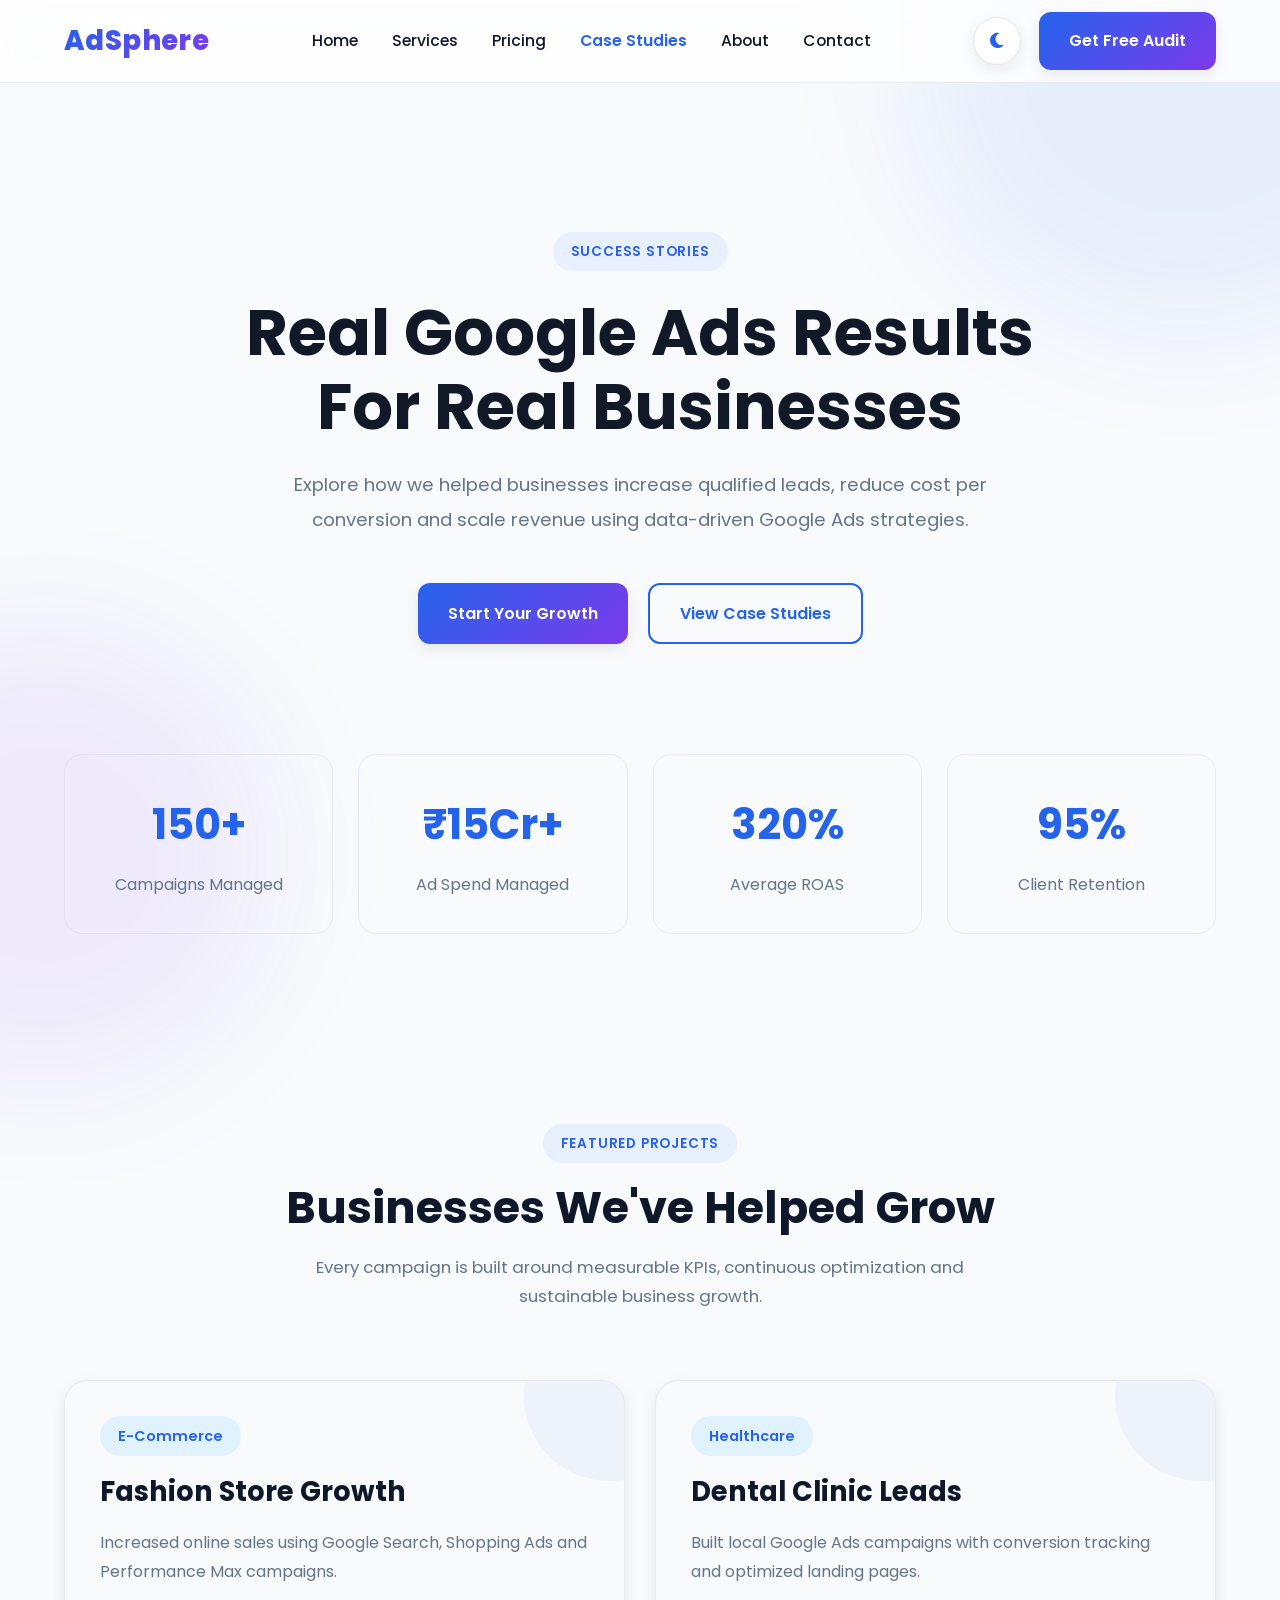
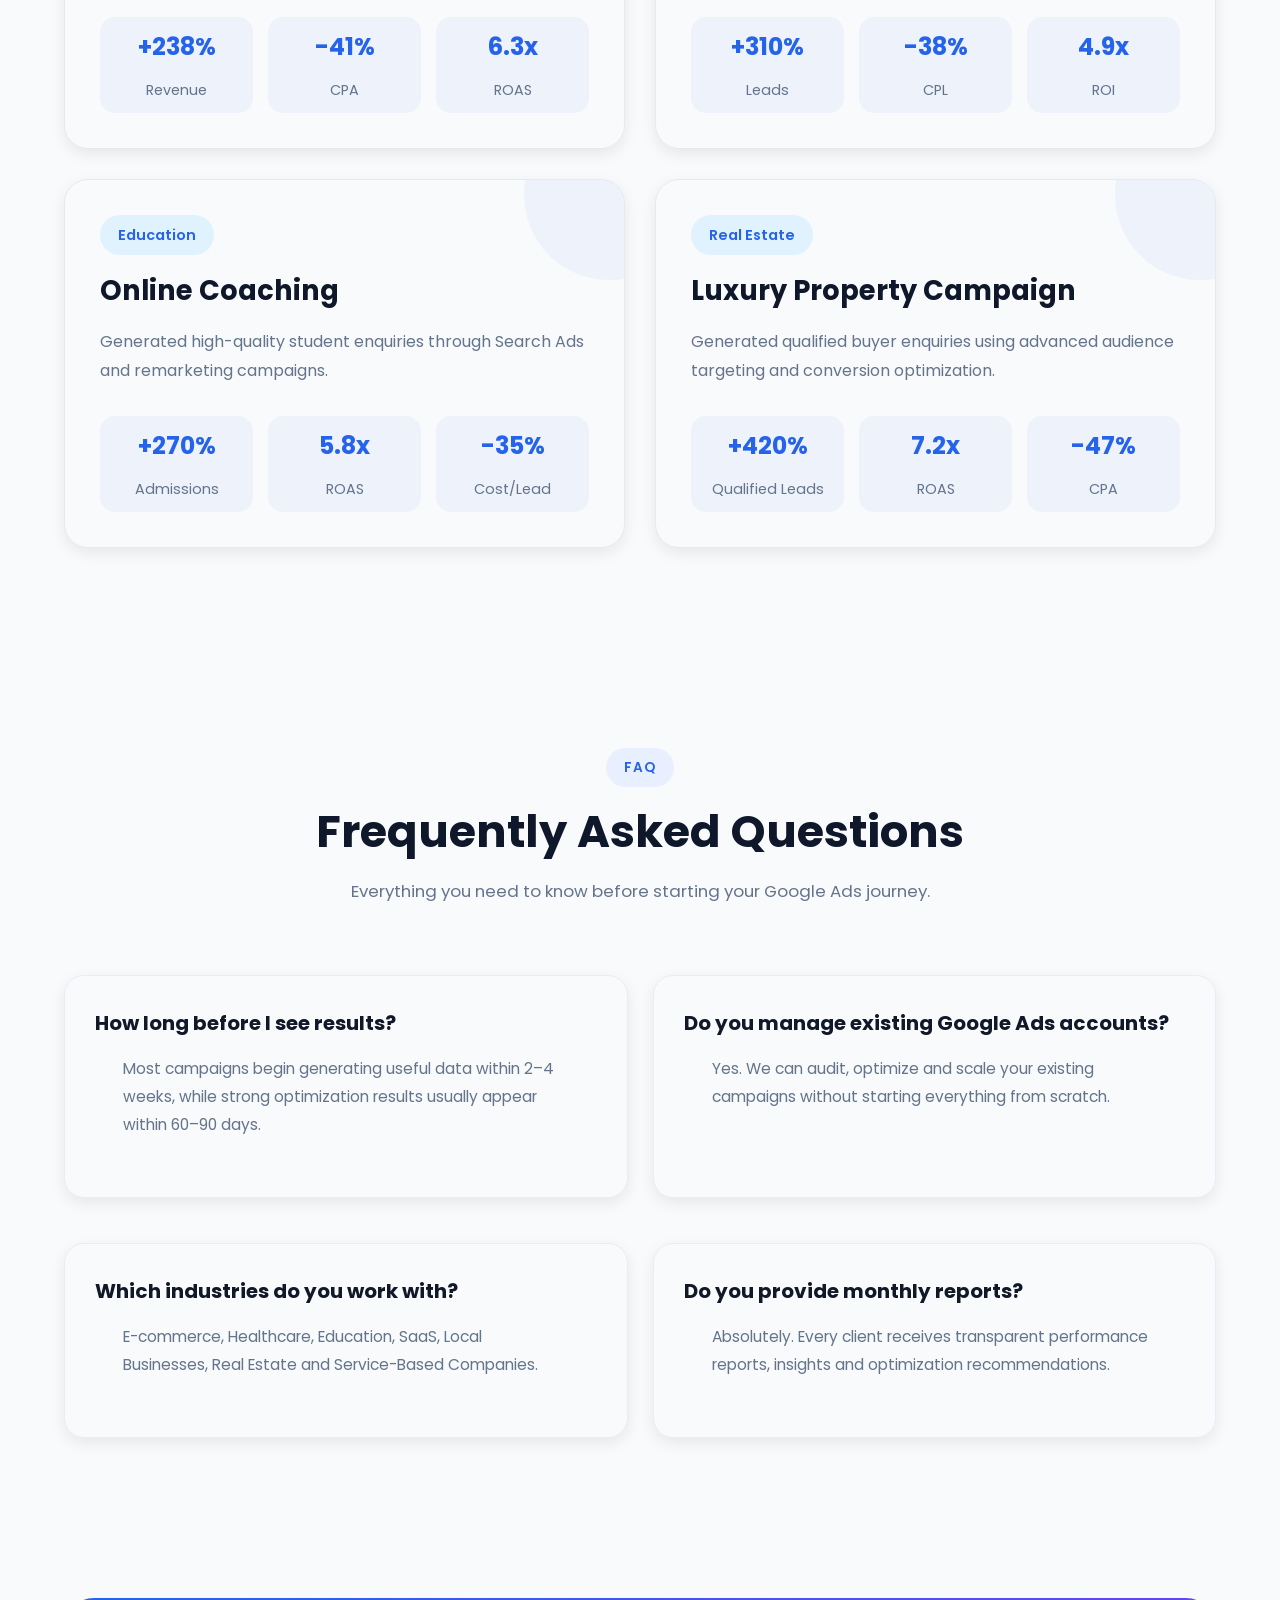
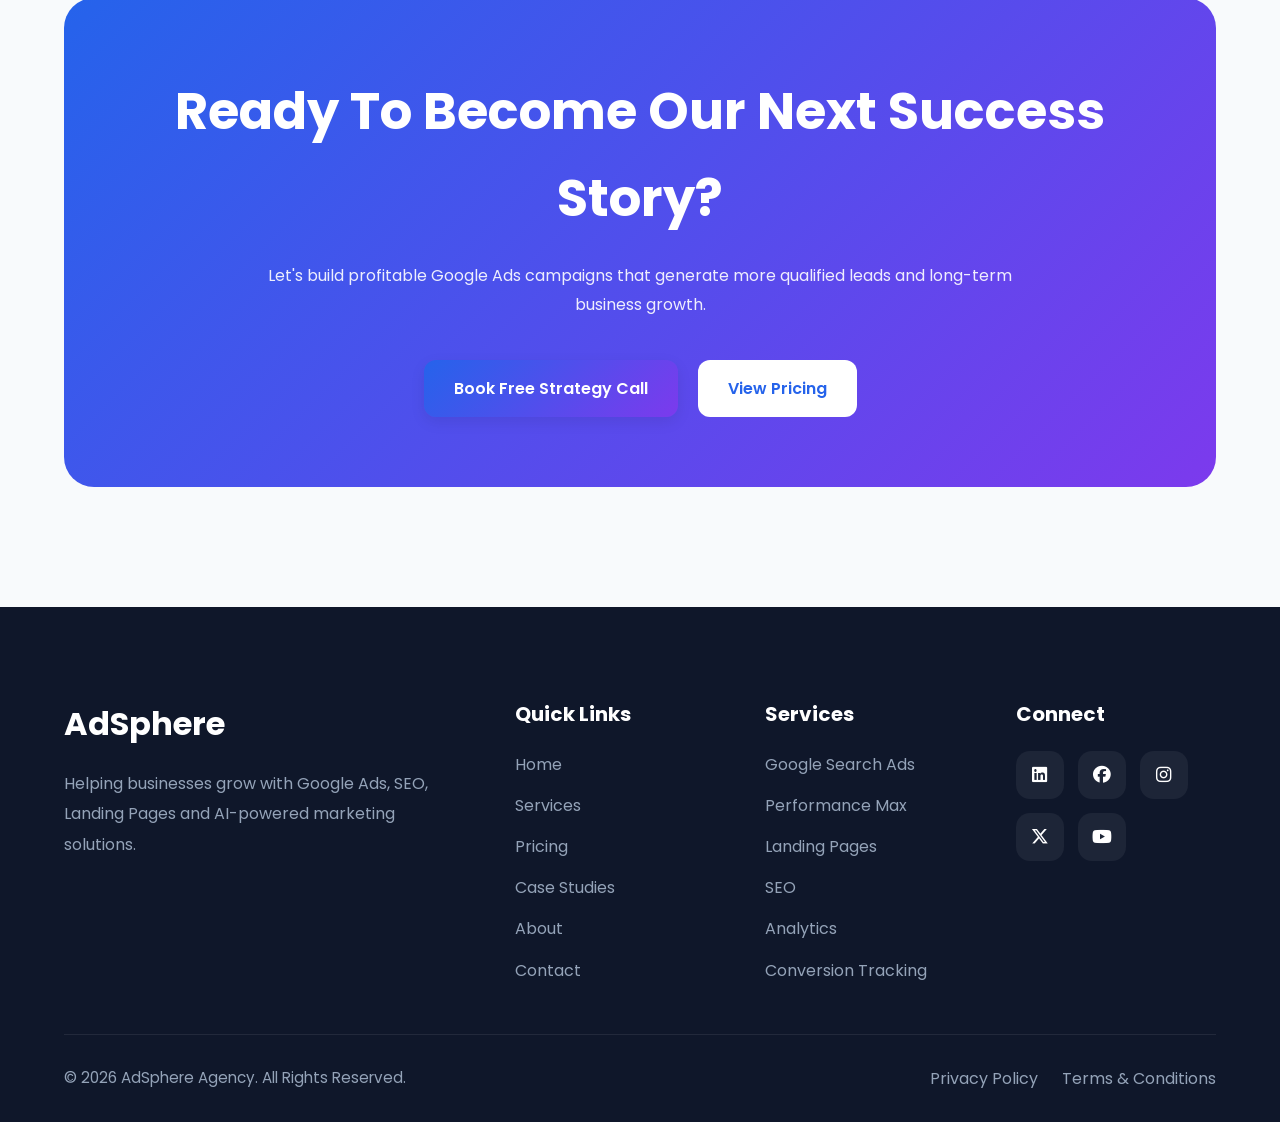
<file: case-studies.html>
<!DOCTYPE html>
<html lang="en">
<head>
    <meta charset="UTF-8">
    <meta name="viewport"
          content="width=device-width, initial-scale=1.0">
    <title>
        Google Ads Services | AdSphere Agency
    </title>
    <meta name="description"
          content="Explore AdSphere's Google Ads, Performance Marketing, SEO, CRO, Analytics and AI-powered marketing services.">
    <link rel="preconnect"
          href="https://fonts.googleapis.com">
    <link rel="preconnect"
          href="https://fonts.gstatic.com"
          crossorigin>
    <link href="https://fonts.googleapis.com/css2?family=Poppins:wght@300;400;500;600;700;800&display=swap"
          rel="stylesheet">
    <link rel="stylesheet"
          href="https://cdnjs.cloudflare.com/ajax/libs/font-awesome/6.7.2/css/all.min.css">
    <link rel="icon" href="assets/favicon.png">
    <link rel="stylesheet" href="css/style.css">
</head>
<body>
<div class="scroll-progress">
    <span></span>
</div>
<header>
        <div class="container navbar">
            <div class="logo">
                <span>AdSphere</span>
            </div>
            <nav id="primary-navigation">
                <ul>
                    <li><a href="index.html">Home</a></li>
                    <li><a href="services.html">Services</a></li>
                    <li><a href="pricing.html">Pricing</a></li>
                    <li><a href="case-studies.html">Case Studies</a></li>
                    <li><a href="about.html">About</a></li>
                    <li><a href="contact.html">Contact</a></li>
                </ul>
            </nav>
            <!-- Mobile Menu Button -->
            <button class="menu-toggle"
                type="button"
                aria-label="Open navigation"
                aria-expanded="false"
                aria-controls="primary-navigation">
                    <i class="fa-solid fa-bars" aria-hidden="true"></i>
            </button>
            <div class="nav-buttons">
                <button class="theme-btn" aria-label="Toggle dark mode">
                    <i class="fa-solid fa-moon" aria-hidden="true"></i>
                </button>
                <a href="contact.html" class="btn-primary">
                    Get Free Audit
                </a>
            </div>
        </div>
    </header>
<!-- =========================
CASE STUDIES HERO
========================== -->
<section class="case-hero">
    <div class="container">
        <span class="section-tag">
            SUCCESS STORIES
        </span>
        <h1>
            Real Google Ads Results For Real Businesses
        </h1>
        <p>
            Explore how we helped businesses increase qualified leads,
            reduce cost per conversion and scale revenue using data-driven
            Google Ads strategies.
        </p>
        <div class="case-hero-buttons">
            <a href="contact.html" class="btn-primary">
                Start Your Growth
            </a>
            <a href="#portfolio" class="btn-secondary">
                View Case Studies
            </a>
        </div>
    </div>
</section>
<section class="case-stats">
    <div class="container">
        <div class="stats-grid">
            <div class="stat-card">
                <h2>150+</h2>
                <p>Campaigns Managed</p>
            </div>
            <div class="stat-card">
                <h2>₹15Cr+</h2>
                <p>Ad Spend Managed</p>
            </div>
            <div class="stat-card">
                <h2>320%</h2>
                <p>Average ROAS</p>
            </div>
            <div class="stat-card">
                <h2>95%</h2>
                <p>Client Retention</p>
            </div>
        </div>
    </div>
</section>
<!-- =========================
FEATURED CASE STUDIES
========================= -->
<section class="featured-cases" id="portfolio">
    <div class="container">
        <div class="section-heading">
            <span class="section-tag">
                FEATURED PROJECTS
            </span>
            <h2 class="section-tag2">
                Businesses We've Helped Grow
            </h2>
            <p class="section-tag2">
                Every campaign is built around measurable KPIs,
                continuous optimization and sustainable business growth.
            </p>
        </div>
        <div class="case-grid">
            <!-- Case 1 -->
            <article class="case-card">
                <div class="case-top">
                    <span>E-Commerce</span>
                    <h3>Fashion Store Growth</h3>
                </div>
                <p>
                    Increased online sales using Google Search,
                    Shopping Ads and Performance Max campaigns.
                </p>
                <div class="metrics">
                    <div>
                        <h4>+238%</h4>
                        <span>Revenue</span>
                    </div>
                    <div>
                        <h4>-41%</h4>
                        <span>CPA</span>
                    </div>
                    <div>
                        <h4>6.3x</h4>
                        <span>ROAS</span>
                    </div>
                </div>
            </article>
            <!-- Case 2 -->
            <article class="case-card">
                <div class="case-top">
                    <span>Healthcare</span>
                    <h3>Dental Clinic Leads</h3>
                </div>
                <p>
                    Built local Google Ads campaigns with conversion
                    tracking and optimized landing pages.
                </p>
                <div class="metrics">
                    <div>
                        <h4>+310%</h4>
                        <span>Leads</span>
                    </div>
                    <div>
                        <h4>-38%</h4>
                        <span>CPL</span>
                    </div>
                    <div>
                        <h4>4.9x</h4>
                        <span>ROI</span>
                    </div>
                </div>
            </article>
            <!-- Case 3 -->
            <article class="case-card">
                <div class="case-top">
                    <span>Education</span>
                    <h3>Online Coaching</h3>
                </div>
                <p>
                    Generated high-quality student enquiries through
                    Search Ads and remarketing campaigns.
                </p>
                <div class="metrics">
                    <div>
                        <h4>+270%</h4>
                        <span>Admissions</span>
                    </div>
                    <div>
                        <h4>5.8x</h4>
                        <span>ROAS</span>
                    </div>
                    <div>
                        <h4>-35%</h4>
                        <span>Cost/Lead</span>
                    </div>
                </div>
            </article>
            <!-- Case 4 -->
            <article class="case-card">
                <div class="case-top">
                    <span>Real Estate</span>
                    <h3>Luxury Property Campaign</h3>
                </div>
                <p>
                    Generated qualified buyer enquiries using advanced
                    audience targeting and conversion optimization.
                </p>
                <div class="metrics">
                    <div>
                        <h4>+420%</h4>
                        <span>Qualified Leads</span>
                    </div>
                    <div>
                        <h4>7.2x</h4>
                        <span>ROAS</span>
                    </div>
                    <div>
                        <h4>-47%</h4>
                        <span>CPA</span>
                    </div>
                </div>
            </article>
        </div>
    </div>
</section>
<!-- =========================
FAQ SECTION
========================= -->
<section class="case-faq">
    <div class="container">
        <div class="section-heading">
            <span class="section-tag">
                FAQ
            </span>
            <h2 class="section-tag2">
                Frequently Asked Questions
            </h2>
            <p class="section-tag2">
                Everything you need to know before starting your Google Ads journey.
            </p>
        </div>
        <div class="faq-grid">
            <div class="faq-item">
                <h3>How long before I see results?</h3>
                <p>
                    Most campaigns begin generating useful data within 2–4 weeks,
                    while strong optimization results usually appear within 60–90 days.
                </p>
            </div>
            <div class="faq-item">
                <h3>Do you manage existing Google Ads accounts?</h3>
                <p>
                    Yes. We can audit, optimize and scale your existing campaigns without
                    starting everything from scratch.
                </p>
            </div>
            <div class="faq-item">
                <h3>Which industries do you work with?</h3>
                <p>
                    E-commerce, Healthcare, Education, SaaS, Local Businesses,
                    Real Estate and Service-Based Companies.
                </p>
            </div>
            <div class="faq-item">
                <h3>Do you provide monthly reports?</h3>
                <p>
                    Absolutely. Every client receives transparent performance reports,
                    insights and optimization recommendations.
                </p>
            </div>
        </div>
    </div>
</section>
<!-- =========================
CTA
========================= -->
<section class="case-cta">
    <div class="container">
        <div class="cta-box">
            <h2>
                Ready To Become Our Next Success Story?
            </h2>
            <p>
                Let's build profitable Google Ads campaigns that generate
                more qualified leads and long-term business growth.
            </p>
            <div class="cta-buttons">
                <a href="contact.html" class="btn-primary">
                    Book Free Strategy Call
                </a>
                <a href="pricing.html" class="btn-secondary">
                    View Pricing
                </a>
            </div>
        </div>
    </div>
</section>
<footer>
    <div class="container">
        <div class="footer-grid">
            <!-- Company -->
            <div class="footer-column">
                <h2>
                    AdSphere
                </h2>
                <p>
                    Helping businesses grow with Google Ads,
                    SEO, Landing Pages and AI-powered marketing
                    solutions.
                </p>
            </div>
            <!-- Links -->
            <div class="footer-column">
                <h3>
                    Quick Links
                </h3>
                <ul>
                    <li><a href="index.html">Home</a></li>
                    <li><a href="services.html">Services</a></li>
                    <li><a href="pricing.html">Pricing</a></li>
                    <li><a href="case-studies.html">Case Studies</a></li>
                    <li><a href="about.html">About</a></li>
                    <li><a href="contact.html">Contact</a></li>
                </ul>
            </div>
            <!-- Services -->
            <div class="footer-column">
                <h3>
                    Services
                </h3>
                <ul>
                    <li>Google Search Ads</li>
                    <li>Performance Max</li>
                    <li>Landing Pages</li>
                    <li>SEO</li>
                    <li>Analytics</li>
                    <li>Conversion Tracking</li>
                </ul>
            </div>
            <!-- Social -->
            <div class="footer-column">
                <h3>
                    Connect
                </h3>
                <div class="social-links">
                    <a href="#">
                        <i class="fab fa-linkedin" aria-hidden="true"></i>
                    </a>
                    <a href="#">
                        <i class="fab fa-facebook" aria-hidden="true"></i>
                    </a>
                    <a href="#">
                        <i class="fab fa-instagram" aria-hidden="true"></i>
                    </a>
                    <a href="#">
                        <i class="fab fa-x-twitter" aria-hidden="true"></i>
                    </a>
                    <a href="#">
                        <i class="fab fa-youtube" aria-hidden="true"></i>
                    </a>
                </div>
            </div>
        </div>
        <hr>
        <div class="footer-bottom">
            <p>
                © 2026 AdSphere Agency. All Rights Reserved.
            </p>
            <div class="footer-policy">
                <a href="#">
                    Privacy Policy
                </a>
                <a href="#">
                    Terms & Conditions
                </a>
            </div>
        </div>
    </div>
</footer>
<button class="back-to-top">
    <i class="fa-solid fa-arrow-up"></i>
</button>
<script src="js/script.js"></script>
</body>
</html>
</file>
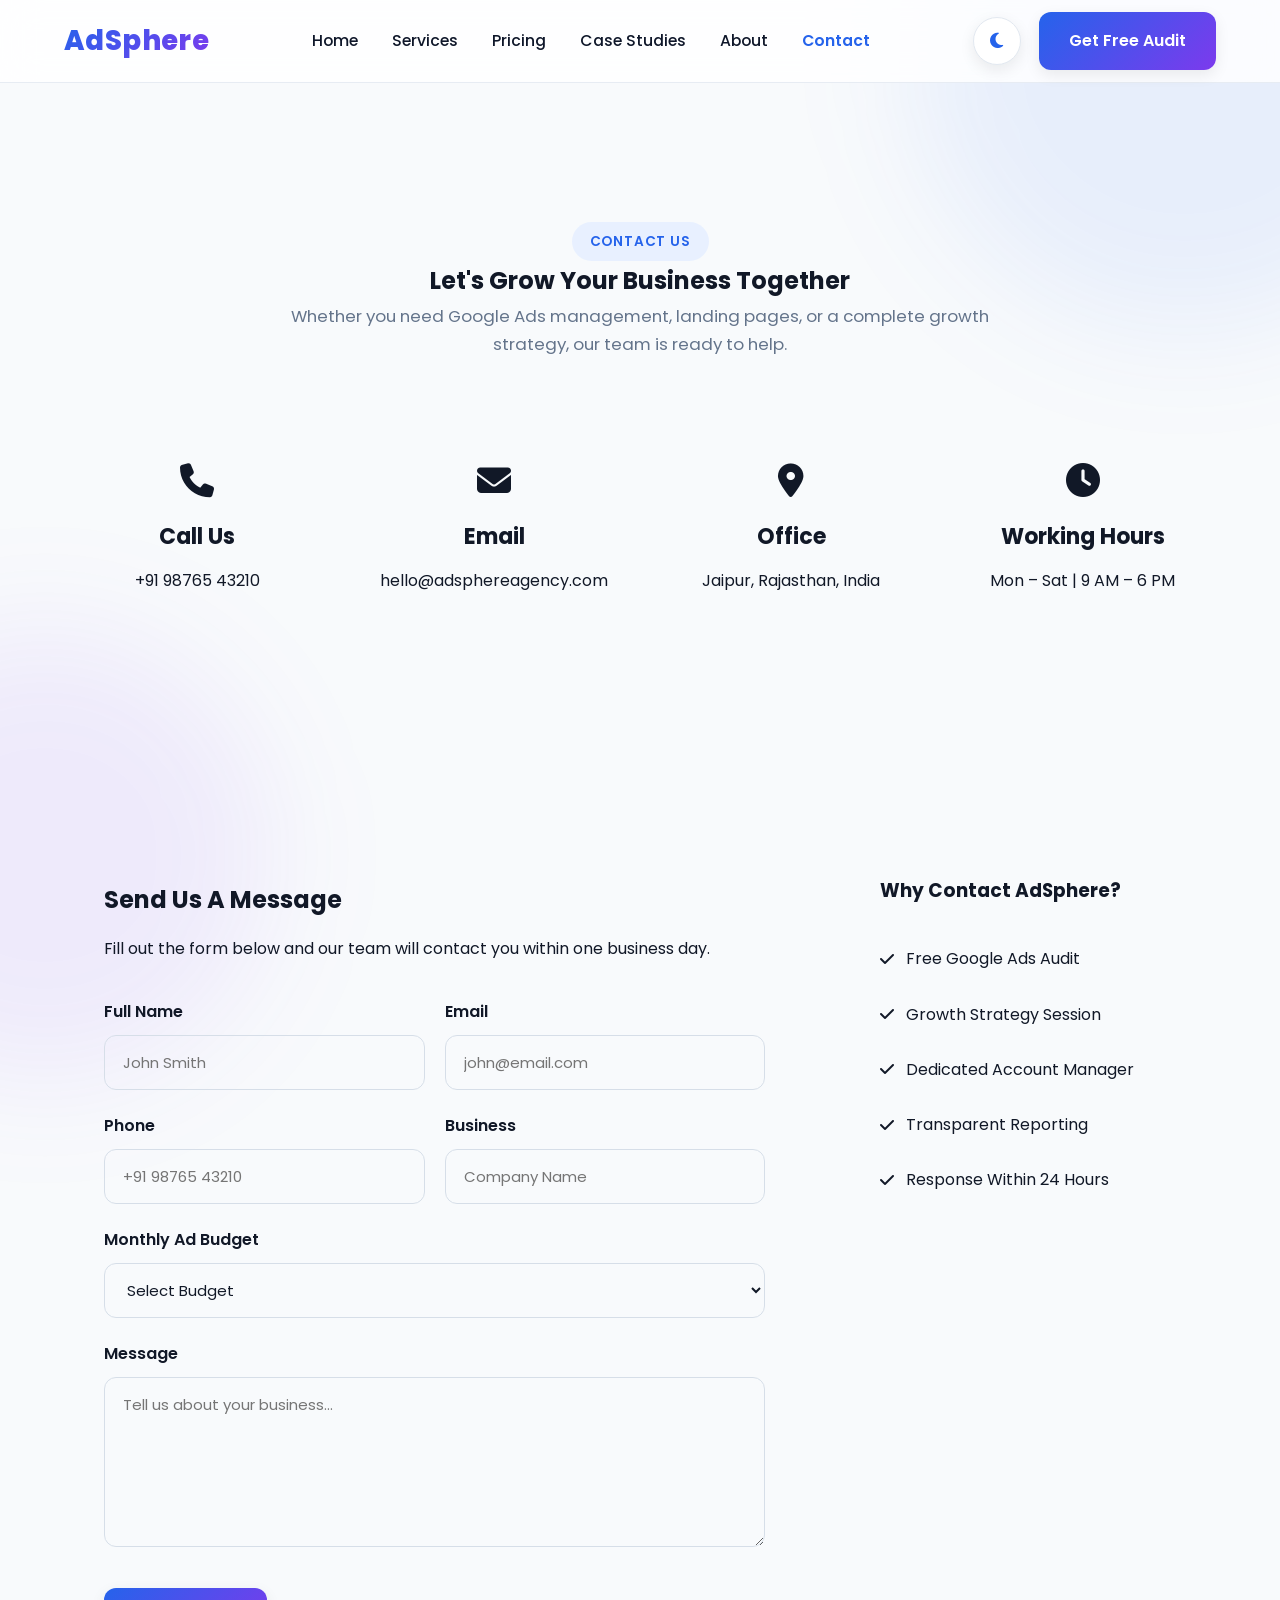
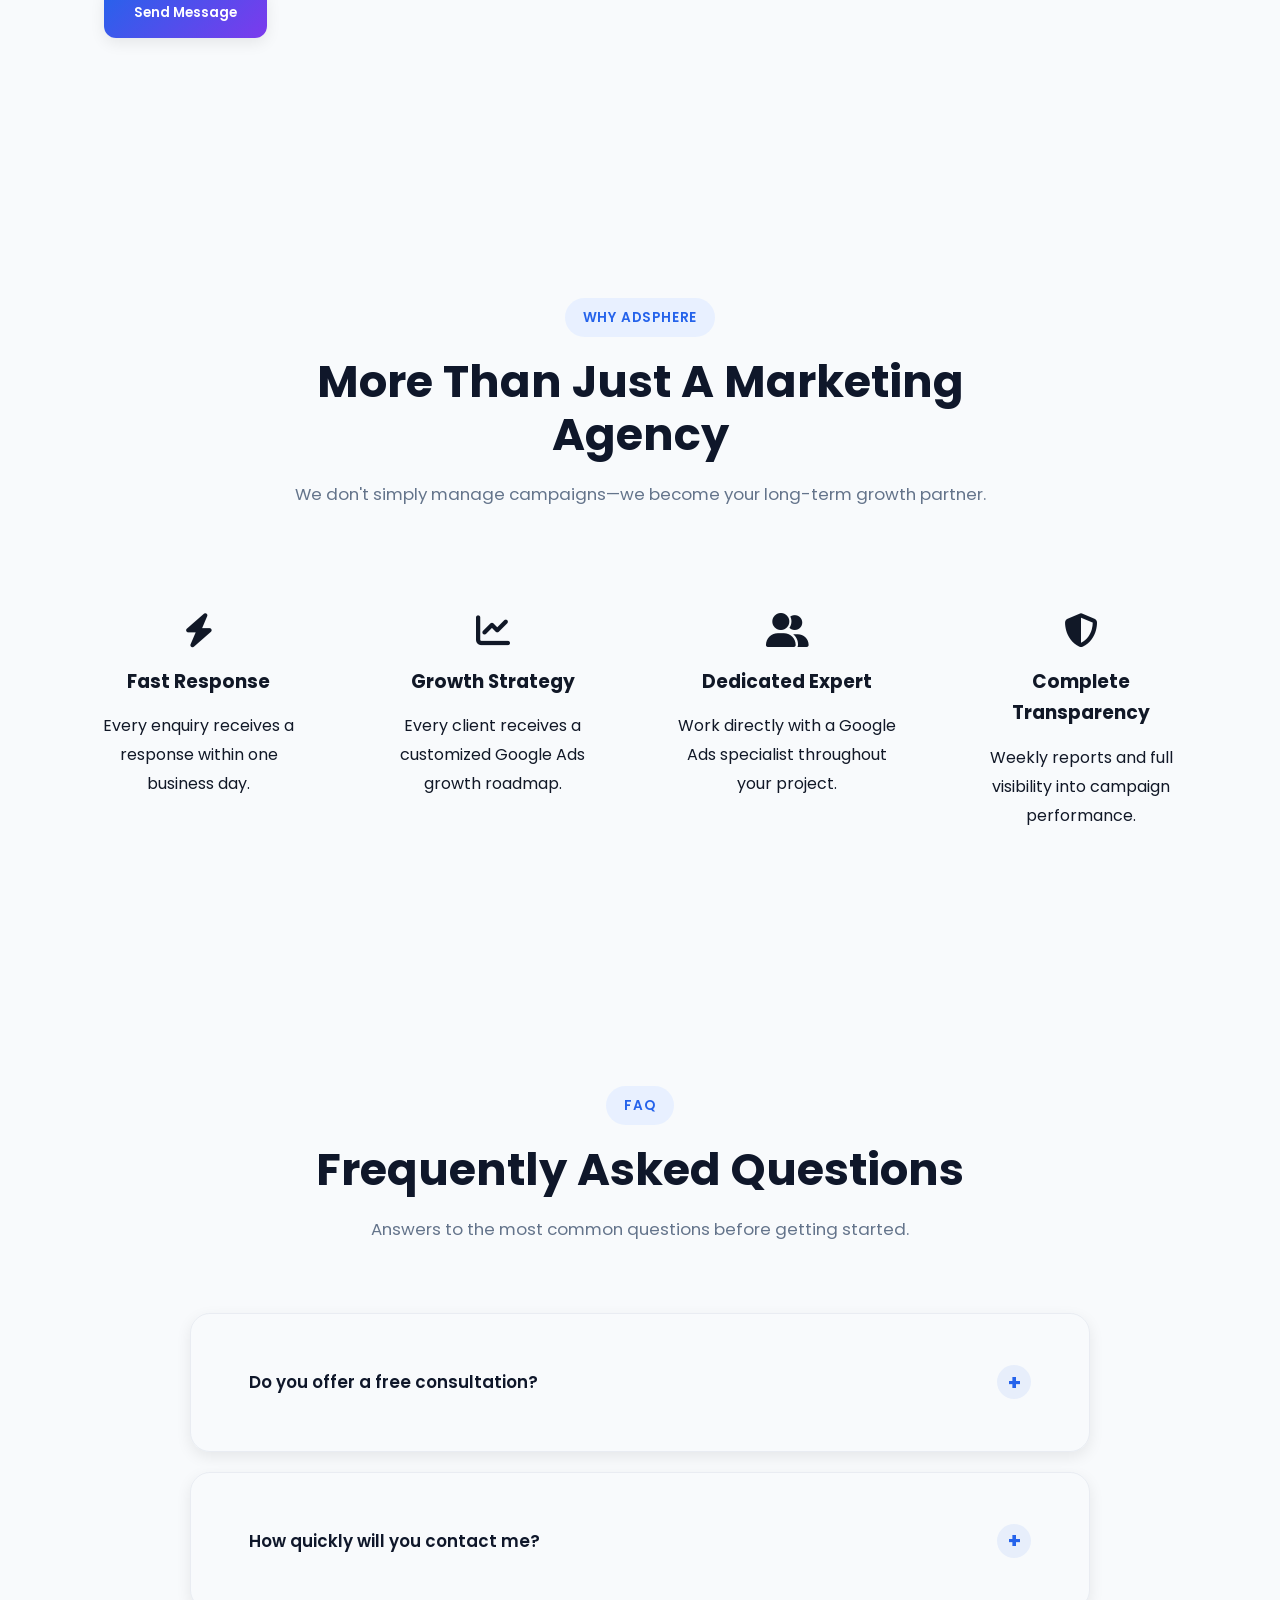
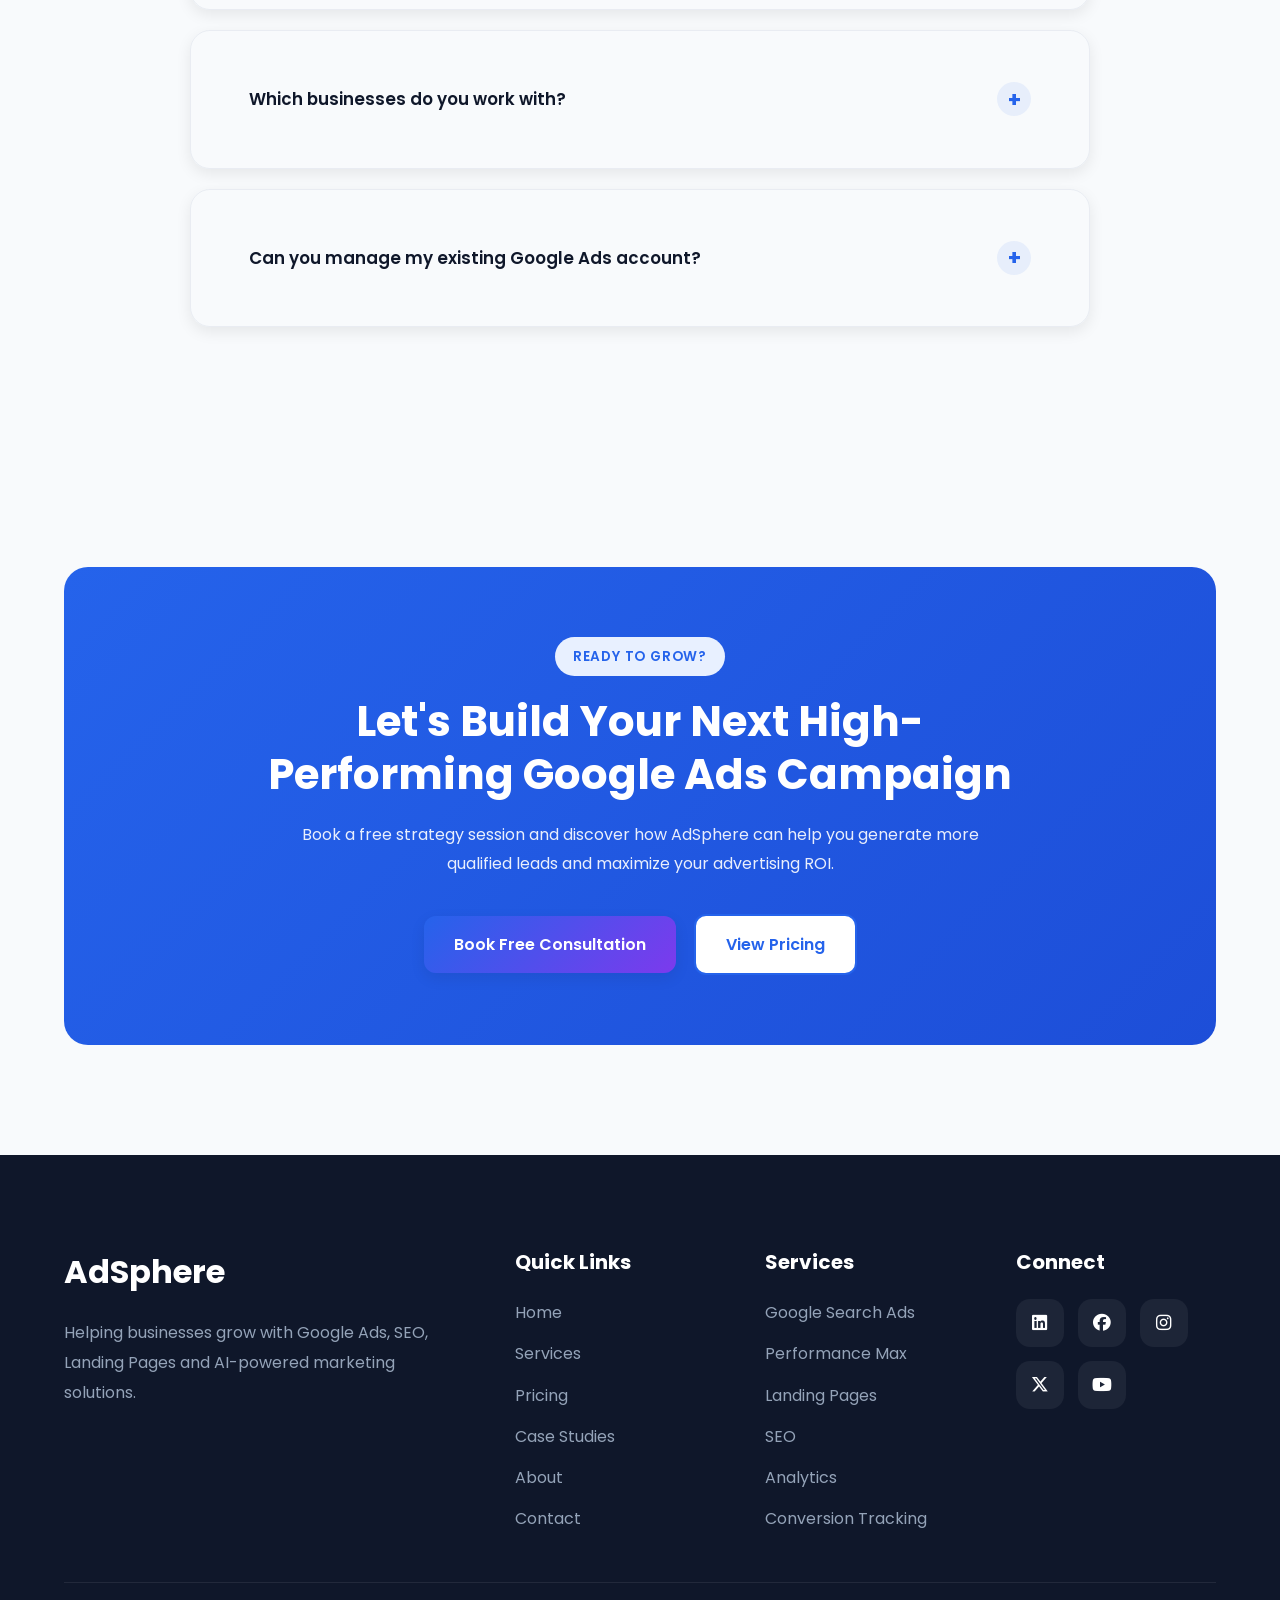
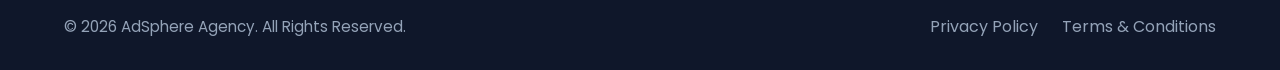
<file: contact.html>
<!DOCTYPE html>
<html lang="en">
<head>
    <meta charset="UTF-8">
    <meta name="viewport"
          content="width=device-width, initial-scale=1.0">
    <title>
        Google Ads Services | AdSphere Agency
    </title>
    <meta name="description"
          content="Explore AdSphere's Google Ads, Performance Marketing, SEO, CRO, Analytics and AI-powered marketing services.">
    <link rel="preconnect"
          href="https://fonts.googleapis.com">
    <link rel="preconnect"
          href="https://fonts.gstatic.com"
          crossorigin>
    <link href="https://fonts.googleapis.com/css2?family=Poppins:wght@300;400;500;600;700;800&display=swap"
          rel="stylesheet">
    <link rel="stylesheet"
          href="https://cdnjs.cloudflare.com/ajax/libs/font-awesome/6.7.2/css/all.min.css">
    <link rel="icon" href="assets/favicon.png">
    <link rel="stylesheet" href="css/style.css">
</head>
<body>
<div class="scroll-progress">
    <span></span>
</div>
<header>
        <div class="container navbar">
            <div class="logo">
                <span>AdSphere</span>
            </div>
            <nav id="primary-navigation">
                <ul>
                    <li><a href="index.html">Home</a></li>
                    <li><a href="services.html">Services</a></li>
                    <li><a href="pricing.html">Pricing</a></li>
                    <li><a href="case-studies.html">Case Studies</a></li>
                    <li><a href="about.html">About</a></li>
                    <li><a href="contact.html">Contact</a></li>
                </ul>
            </nav>
            <!-- Mobile Menu Button -->
            <button class="menu-toggle"
                type="button"
                aria-label="Open navigation"
                aria-expanded="false"
                aria-controls="primary-navigation">
                    <i class="fa-solid fa-bars" aria-hidden="true"></i>
            </button>
            <div class="nav-buttons">
                <button class="theme-btn" aria-label="Toggle dark mode">
                    <i class="fa-solid fa-moon" aria-hidden="true"></i>
                </button>
                <a href="contact.html" class="btn-primary">
                    Get Free Audit
                </a>
            </div>
        </div>
    </header>
<!-- =========================================
            CONTACT HERO
========================================= -->
<section class="contact-hero">
    <div class="container">
        <div class="section-heading">
            <span class="section-tag">
                CONTACT US
            </span>
            <h1>
                Let's Grow Your Business Together
            </h1>
            <p class="section-tag2">
                Whether you need Google Ads management, landing pages, or a complete growth strategy, our team is ready to help.
            </p>
        </div>
        <div class="contact-info-grid">
            <article class="contact-info-card">
                <i class="fa-solid fa-phone"></i>
                <h3>Call Us</h3>
                <p>+91 98765 43210</p>
            </article>
            <article class="contact-info-card">
                <i class="fa-solid fa-envelope"></i>
                <h3>Email</h3>
                <p>hello@adsphereagency.com</p>
            </article>
            <article class="contact-info-card">
                <i class="fa-solid fa-location-dot"></i>
                <h3>Office</h3>
                <p>Jaipur, Rajasthan, India</p>
            </article>
            <article class="contact-info-card">
                <i class="fa-solid fa-clock"></i>
                <h3>Working Hours</h3>
                <p>Mon – Sat | 9 AM – 6 PM</p>
            </article>
        </div>
    </div>
</section>
<!-- =========================================
            CONTACT FORM
========================================= -->
<section class="contact-section">
    <div class="container">
        <div class="contact-grid">
            <!-- Left -->
            <div class="contact-form-box">
                <h2>
                    Send Us A Message
                </h2>
                <p>
                    Fill out the form below and our team will contact you within one business day.
                </p>
                <form>
                    <div class="form-row">
                        <div class="form-group">
                            <label>Full Name</label>
                            <input
                                type="text"
                                placeholder="John Smith"
                                required
                            >
                        </div>
                        <div class="form-group">
                            <label>Email</label>
                            <input
                                type="email"
                                placeholder="john@email.com"
                                required
                            >
                        </div>
                    </div>
                    <div class="form-row">
                        <div class="form-group">
                            <label>Phone</label>
                            <input
                                type="tel"
                                placeholder="+91 98765 43210"
                            >
                        </div>
                        <div class="form-group">
                            <label>Business</label>
                            <input
                                type="text"
                                placeholder="Company Name"
                            >
                        </div>
                    </div>
                    <div class="form-group">
                        <label>Monthly Ad Budget</label>
                        <select>
                            <option>Select Budget</option>
                            <option>Below ₹50k</option>
                            <option>₹50k - ₹2L</option>
                            <option>₹2L - ₹5L</option>
                            <option>Above ₹5L</option>
                        </select>
                    </div>
                    <div class="form-group">
                        <label>Message</label>
                        <textarea
                            rows="6"
                            placeholder="Tell us about your business..."
                        ></textarea>
                    </div>
                    <button
                        class="btn-primary"
                        type="submit"
                    >
                        Send Message
                    </button>
                </form>
            </div>
            <!-- Right -->
            <div class="contact-side">
                <div class="side-card">
                    <h3>
                        Why Contact AdSphere?
                    </h3>
                    <ul>
                        <li>
                            <i class="fa-solid fa-check"></i>
                            Free Google Ads Audit
                        </li>
                        <li>
                            <i class="fa-solid fa-check"></i>
                            Growth Strategy Session
                        </li>
                        <li>
                            <i class="fa-solid fa-check"></i>
                            Dedicated Account Manager
                        </li>
                        <li>
                            <i class="fa-solid fa-check"></i>
                            Transparent Reporting
                        </li>
                        <li>
                            <i class="fa-solid fa-check"></i>
                            Response Within 24 Hours
                        </li>
                    </ul>
                </div>
            </div>
        </div>
    </div>
</section>
<!-- =========================================
            WHY CLIENTS CHOOSE US
========================================= -->
<section class="contact-benefits">
    <div class="container">
        <div class="section-heading">
            <span class="section-tag">
                WHY ADSPHERE
            </span>
            <h2 class="section-tag2">
                More Than Just A Marketing Agency
            </h2>
            <p class="section-tag2">
                We don't simply manage campaigns—we become your long-term growth partner.
            </p>
        </div>
        <div class="benefits-grid">
            <article class="benefit-card">
                <i class="fa-solid fa-bolt"></i>
                <h3>Fast Response</h3>
                <p>
                    Every enquiry receives a response within one business day.
                </p>
            </article>
            <article class="benefit-card">
                <i class="fa-solid fa-chart-line"></i>
                <h3>Growth Strategy</h3>
                <p>
                    Every client receives a customized Google Ads growth roadmap.
                </p>
            </article>
            <article class="benefit-card">
                <i class="fa-solid fa-user-group"></i>
                <h3>Dedicated Expert</h3>
                <p>
                    Work directly with a Google Ads specialist throughout your project.
                </p>
            </article>
            <article class="benefit-card">
                <i class="fa-solid fa-shield-halved"></i>
                <h3>Complete Transparency</h3>
                <p>
                    Weekly reports and full visibility into campaign performance.
                </p>
            </article>
        </div>
    </div>
</section>
<!-- =========================================
            FAQ
========================================= -->
<section class="contact-faq">
    <div class="container">
        <div class="section-heading">
            <span class="section-tag">
                FAQ
            </span>
            <h2 class="section-tag2">
                Frequently Asked Questions
            </h2>
            <p class="section-tag2">
                Answers to the most common questions before getting started.
            </p>
        </div>
        <div class="faq-container">
            <details class="faq-item">
                <summary>
                    Do you offer a free consultation?
                </summary>
                <p>
                    Yes. Every new client receives a free strategy consultation and Google Ads account review.
                </p>
            </details>
            <details class="faq-item">
                <summary>
                    How quickly will you contact me?
                </summary>
                <p>
                    Usually within 24 business hours.
                </p>
            </details>
            <details class="faq-item">
                <summary>
                    Which businesses do you work with?
                </summary>
                <p>
                    Local businesses, SaaS, healthcare, education, eCommerce, real estate and service-based companies.
                </p>
            </details>
            <details class="faq-item">
                <summary>
                    Can you manage my existing Google Ads account?
                </summary>
                <p>
                    Absolutely. We can audit, optimize and scale existing campaigns or build new ones from scratch.
                </p>
            </details>
        </div>
    </div>
</section>
<!-- =========================================
            FINAL CTA
========================================= -->
<section class="contact-cta">
    <div class="container">
        <div class="contact-cta-box">
            <span class="section-tag">
                READY TO GROW?
            </span>
            <h2>
                Let's Build Your Next High-Performing Google Ads Campaign
            </h2>
            <p>
                Book a free strategy session and discover how AdSphere can help you generate more qualified leads and maximize your advertising ROI.
            </p>
            <div class="cta-buttons">
                <a
                    href="#"
                    class="btn-primary"
                >
                    Book Free Consultation
                </a>
                <a
                    href="pricing.html"
                    class="btn-secondary"
                >
                    View Pricing
                </a>
            </div>
        </div>
    </div>
</section>
<footer>
    <div class="container">
        <div class="footer-grid">
            <!-- Company -->
            <div class="footer-column">
                <h2>
                    AdSphere
                </h2>
                <p>
                    Helping businesses grow with Google Ads,
                    SEO, Landing Pages and AI-powered marketing
                    solutions.
                </p>
            </div>
            <!-- Links -->
            <div class="footer-column">
                <h3>
                    Quick Links
                </h3>
                <ul>
                    <li><a href="index.html">Home</a></li>
                    <li><a href="services.html">Services</a></li>
                    <li><a href="pricing.html">Pricing</a></li>
                    <li><a href="case-studies.html">Case Studies</a></li>
                    <li><a href="about.html">About</a></li>
                    <li><a href="contact.html">Contact</a></li>
                </ul>
            </div>
            <!-- Services -->
            <div class="footer-column">
                <h3>
                    Services
                </h3>
                <ul>
                    <li>Google Search Ads</li>
                    <li>Performance Max</li>
                    <li>Landing Pages</li>
                    <li>SEO</li>
                    <li>Analytics</li>
                    <li>Conversion Tracking</li>
                </ul>
            </div>
            <!-- Social -->
            <div class="footer-column">
                <h3>
                    Connect
                </h3>
                <div class="social-links">
                    <a href="#">
                        <i class="fab fa-linkedin" aria-hidden="true"></i>
                    </a>
                    <a href="#">
                        <i class="fab fa-facebook" aria-hidden="true"></i>
                    </a>
                    <a href="#">
                        <i class="fab fa-instagram" aria-hidden="true"></i>
                    </a>
                    <a href="#">
                        <i class="fab fa-x-twitter" aria-hidden="true"></i>
                    </a>
                    <a href="#">
                        <i class="fab fa-youtube" aria-hidden="true"></i>
                    </a>
                </div>
            </div>
        </div>
        <hr>
        <div class="footer-bottom">
            <p>
                © 2026 AdSphere Agency. All Rights Reserved.
            </p>
            <div class="footer-policy">
                <a href="#">
                    Privacy Policy
                </a>
                <a href="#">
                    Terms & Conditions
                </a>
            </div>
        </div>
    </div>
</footer>
<button class="back-to-top">
    <i class="fa-solid fa-arrow-up"></i>
</button>
<script src="js/script.js"></script>
</body>
</html>
</file>
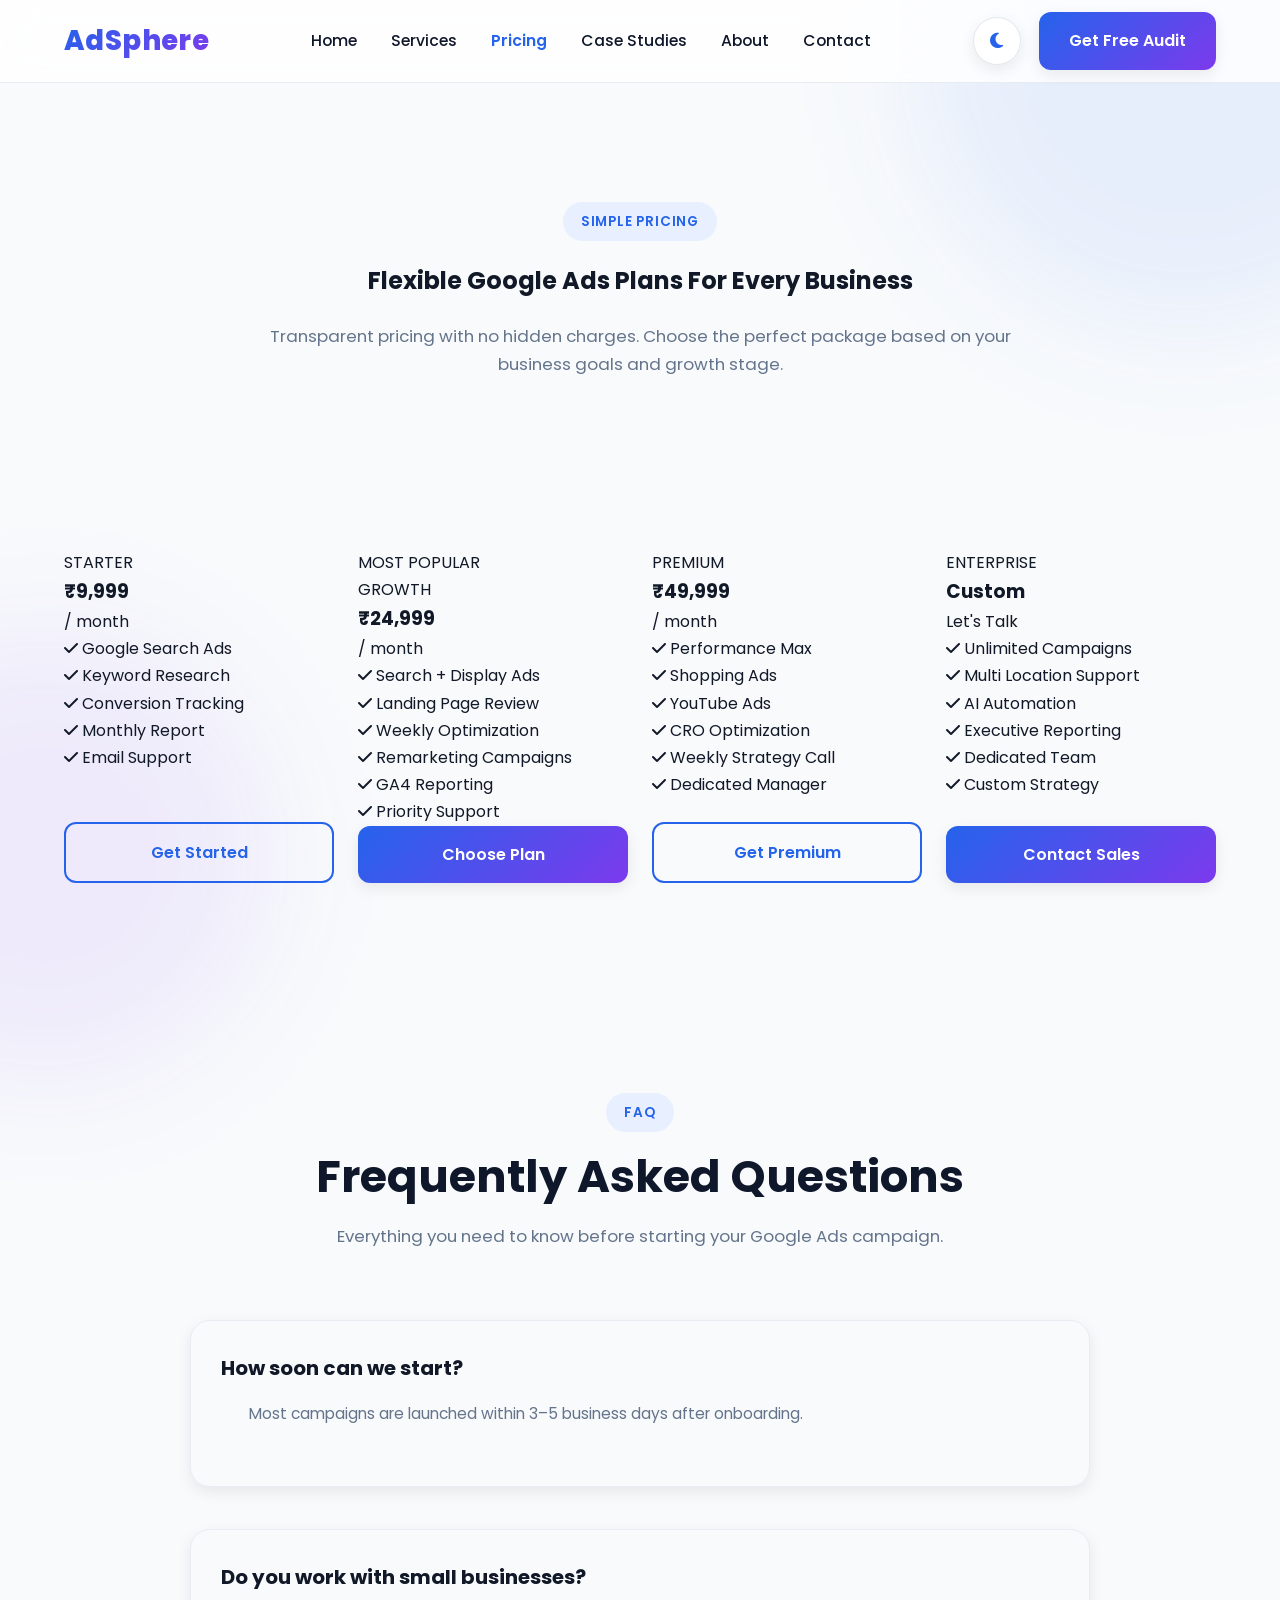
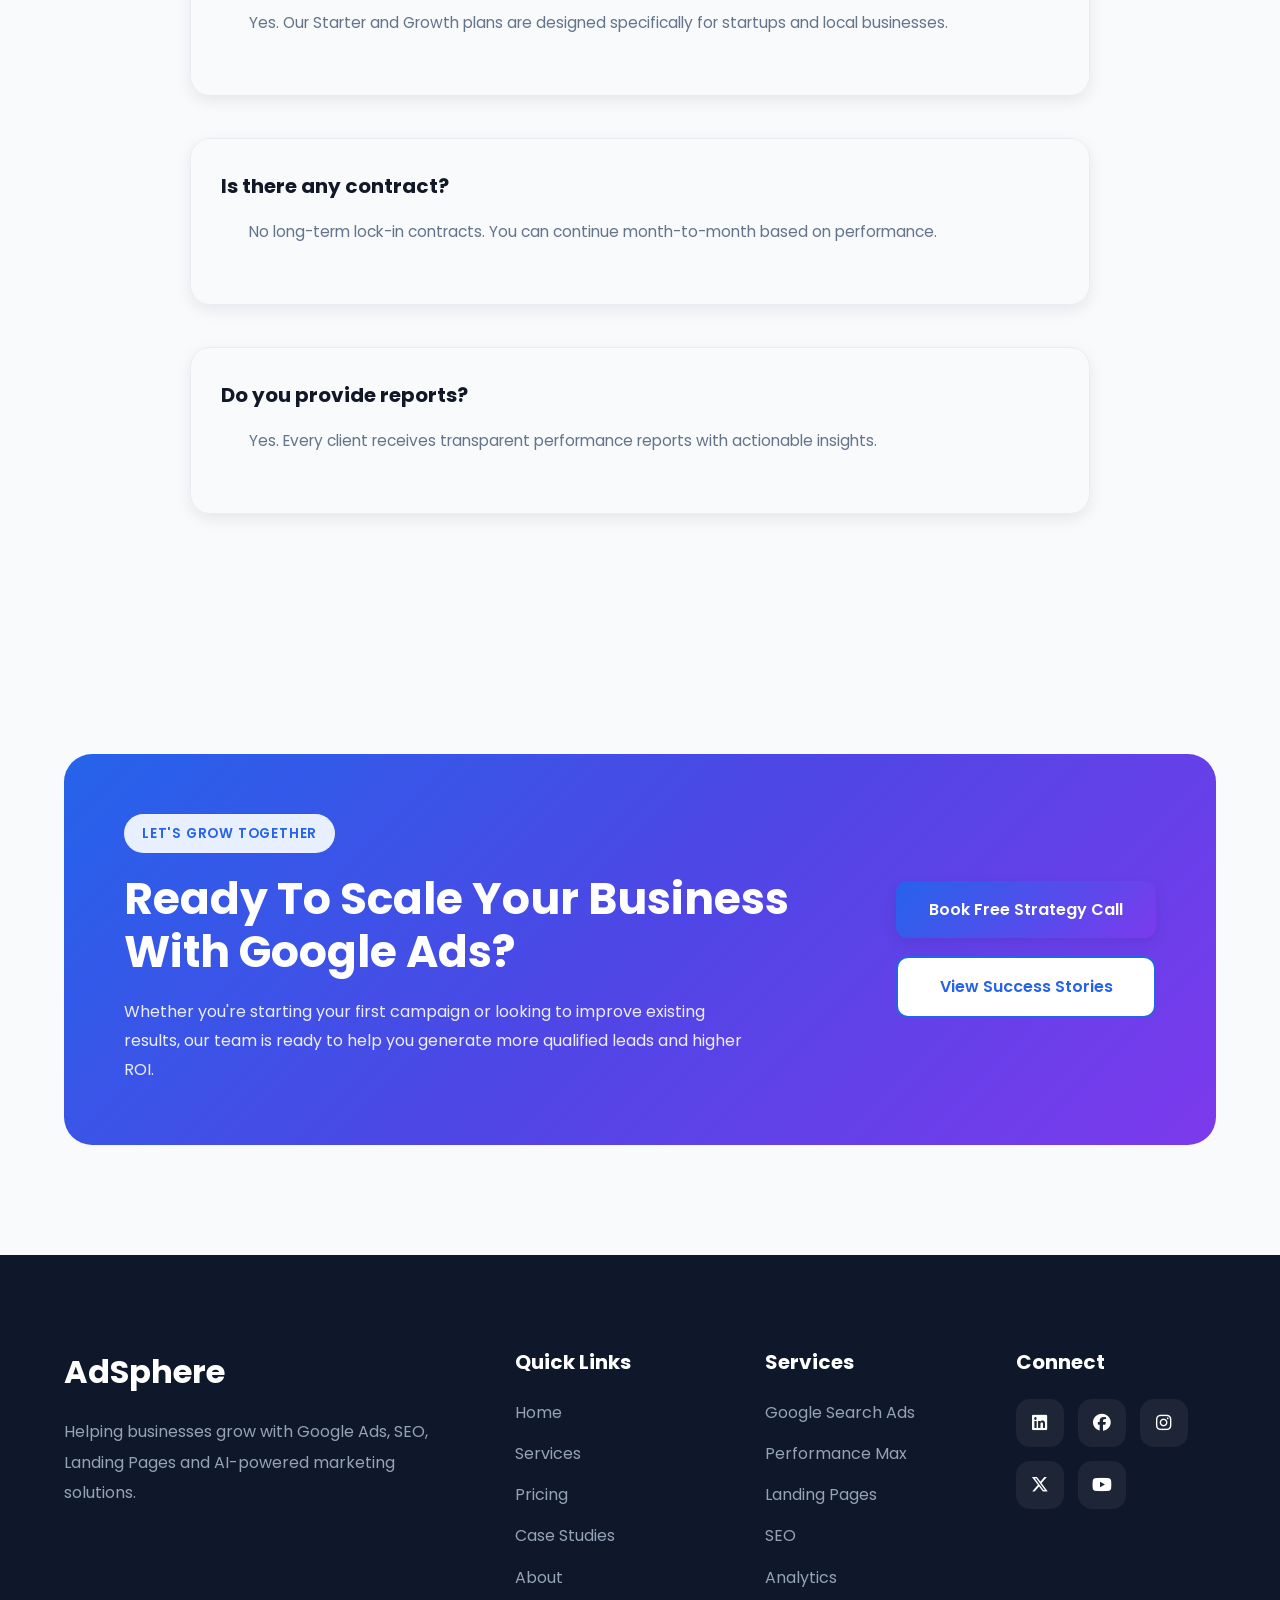
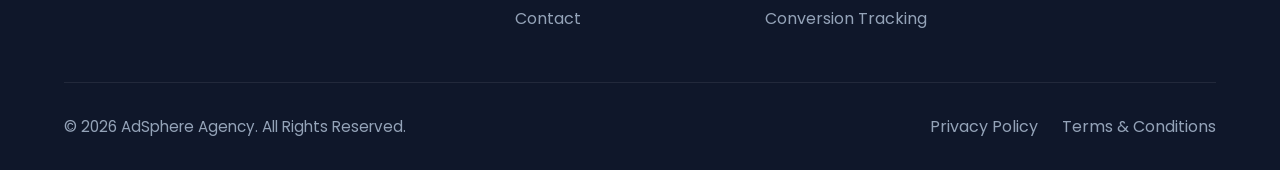
<file: pricing.html>
<!DOCTYPE html>
<html lang="en">
<head>
    <meta charset="UTF-8">
    <meta name="viewport"
          content="width=device-width, initial-scale=1.0">
    <title>
        Google Ads Services | AdSphere Agency
    </title>
    <meta name="description"
          content="Explore AdSphere's Google Ads, Performance Marketing, SEO, CRO, Analytics and AI-powered marketing services.">
    <link rel="preconnect"
          href="https://fonts.googleapis.com">
    <link rel="preconnect"
          href="https://fonts.gstatic.com"
          crossorigin>
    <link href="https://fonts.googleapis.com/css2?family=Poppins:wght@300;400;500;600;700;800&display=swap"
          rel="stylesheet">
    <link rel="stylesheet"
          href="https://cdnjs.cloudflare.com/ajax/libs/font-awesome/6.7.2/css/all.min.css">
    <link rel="icon" href="assets/favicon.png">
    <link rel="stylesheet" href="css/style.css">
</head>
<body>
<div class="scroll-progress">
    <span></span>
</div>
<header>
        <div class="container navbar">
            <div class="logo">
                <span>AdSphere</span>
            </div>
            <nav id="primary-navigation">
                <ul>
                    <li><a href="index.html">Home</a></li>
                    <li><a href="services.html">Services</a></li>
                    <li><a href="pricing.html" class="active">Pricing</a></li>
                    <li><a href="case-studies.html">Case Studies</a></li>
                    <li><a href="about.html">About</a></li>
                    <li><a href="contact.html">Contact</a></li>
                </ul>
            </nav>
            <!-- Mobile Menu Button -->
            <button class="menu-toggle"
                type="button"
                aria-label="Open navigation"
                aria-expanded="false"
                aria-controls="primary-navigation">
                    <i class="fa-solid fa-bars" aria-hidden="true"></i>
            </button>
            <div class="nav-buttons">
                <button class="theme-btn" aria-label="Toggle dark mode">
                    <i class="fa-solid fa-moon" aria-hidden="true"></i>
                </button>
                <a href="contact.html" class="btn-primary">
                    Get Free Audit
                </a>
            </div>
        </div>
    </header>
<!-- =========================
     PRICING HERO
========================== -->
<section class="pricing-hero">
    <div class="container">
        <div class="section-heading">
            <span class="section-tag">
                SIMPLE PRICING
            </span>
            <h1>
                Flexible Google Ads Plans For Every Business
            </h1>
            <p class="section-tag2">
                Transparent pricing with no hidden charges. Choose the perfect
                package based on your business goals and growth stage.
            </p>
        </div>
    </div>
</section>
<!-- =========================
     PRICING CARDS
========================== -->
<section class="pricing-plans">
    <div class="container">
        <div class="pricing-grid">
            <!-- Starter -->
            <article class="pricing-card">
                <span class="plan-tag">
                    STARTER
                </span>
                <h3>₹9,999</h3>
                <p class="price-duration">
                    / month
                </p>
                <ul>
                    <li><i class="fa-solid fa-check"></i> Google Search Ads</li>
                    <li><i class="fa-solid fa-check"></i> Keyword Research</li>
                    <li><i class="fa-solid fa-check"></i> Conversion Tracking</li>
                    <li><i class="fa-solid fa-check"></i> Monthly Report</li>
                    <li><i class="fa-solid fa-check"></i> Email Support</li>
                </ul>
                <a href="contact.html" class="btn-secondary">
                    Get Started
                </a>
            </article>
            <!-- Growth -->
            <article class="pricing-card featured">
                <div class="popular-badge">
                    MOST POPULAR
                </div>
                <span class="plan-tag">
                    GROWTH
                </span>
                <h3>₹24,999</h3>
                <p class="price-duration">
                    / month
                </p>
                <ul>
                    <li><i class="fa-solid fa-check"></i> Search + Display Ads</li>
                    <li><i class="fa-solid fa-check"></i> Landing Page Review</li>
                    <li><i class="fa-solid fa-check"></i> Weekly Optimization</li>
                    <li><i class="fa-solid fa-check"></i> Remarketing Campaigns</li>
                    <li><i class="fa-solid fa-check"></i> GA4 Reporting</li>
                    <li><i class="fa-solid fa-check"></i> Priority Support</li>
                </ul>
                <a href="contact.html" class="btn-primary">
                    Choose Plan
                </a>
            </article>
            <!-- Premium -->
            <article class="pricing-card">
                <span class="plan-tag">
                    PREMIUM
                </span>
                <h3>₹49,999</h3>
                <p class="price-duration">
                    / month
                </p>
                <ul>
                    <li><i class="fa-solid fa-check"></i> Performance Max</li>
                    <li><i class="fa-solid fa-check"></i> Shopping Ads</li>
                    <li><i class="fa-solid fa-check"></i> YouTube Ads</li>
                    <li><i class="fa-solid fa-check"></i> CRO Optimization</li>
                    <li><i class="fa-solid fa-check"></i> Weekly Strategy Call</li>
                    <li><i class="fa-solid fa-check"></i> Dedicated Manager</li>
                </ul>
                <a href="contact.html" class="btn-secondary">
                    Get Premium
                </a>
            </article>
            <!-- Enterprise -->
            <article class="pricing-card">
                <span class="plan-tag">
                    ENTERPRISE
                </span>
                <h3>Custom</h3>
                <p class="price-duration">
                    Let's Talk
                </p>
                <ul>
                    <li><i class="fa-solid fa-check"></i> Unlimited Campaigns</li>
                    <li><i class="fa-solid fa-check"></i> Multi Location Support</li>
                    <li><i class="fa-solid fa-check"></i> AI Automation</li>
                    <li><i class="fa-solid fa-check"></i> Executive Reporting</li>
                    <li><i class="fa-solid fa-check"></i> Dedicated Team</li>
                    <li><i class="fa-solid fa-check"></i> Custom Strategy</li>
                </ul>
                <a href="contact.html" class="btn-primary">
                    Contact Sales
                </a>
            </article>
        </div>
    </div>
</section>
<!-- FAQ -->
<section class="pricing-faq">
    <div class="container">
        <div class="section-heading">
            <span class="section-tag">FAQ</span>
            <h2 class="section-tag2">
                Frequently Asked Questions
            </h2>
            <p class="section-tag2">
                Everything you need to know before starting your Google Ads campaign.
            </p>
        </div>
        <div class="faq-wrapper">
            <div class="faq-item">
                <h3>How soon can we start?</h3>
                <p>
                    Most campaigns are launched within 3–5 business days after onboarding.
                </p>
            </div>
            <div class="faq-item">
                <h3>Do you work with small businesses?</h3>
                <p>
                    Yes. Our Starter and Growth plans are designed specifically for startups and local businesses.
                </p>
            </div>
            <div class="faq-item">
                <h3>Is there any contract?</h3>
                <p>
                    No long-term lock-in contracts. You can continue month-to-month based on performance.
                </p>
            </div>
            <div class="faq-item">
                <h3>Do you provide reports?</h3>
                <p>
                    Yes. Every client receives transparent performance reports with actionable insights.
                </p>
            </div>
        </div>
    </div>
</section>
<!-- Final CTA -->
<section class="pricing-cta">
    <div class="container">
        <div class="pricing-cta-box">
            <div class="pricing-cta-content">
                <span class="section-tag">
                    LET'S GROW TOGETHER
                </span>
                <h2>
                    Ready To Scale Your Business With Google Ads?
                </h2>
                <p>
                    Whether you're starting your first campaign or looking to improve existing results, our team is ready to help you generate more qualified leads and higher ROI.
                </p>
            </div>
            <div class="pricing-cta-buttons">
                <a href="contact.html" class="btn-primary">
                    Book Free Strategy Call
                </a>
                <a href="case-studies.html" class="btn-secondary">
                    View Success Stories
                </a>
            </div>
        </div>
    </div>
</section>
<footer>
    <div class="container">
        <div class="footer-grid">
            <!-- Company -->
            <div class="footer-column">
                <h2>
                    AdSphere
                </h2>
                <p>
                    Helping businesses grow with Google Ads,
                    SEO, Landing Pages and AI-powered marketing
                    solutions.
                </p>
            </div>
            <!-- Links -->
            <div class="footer-column">
                <h3>
                    Quick Links
                </h3>
                <ul>
                    <li><a href="index.html">Home</a></li>
                    <li><a href="services.html">Services</a></li>
                    <li><a href="pricing.html">Pricing</a></li>
                    <li><a href="case-studies.html">Case Studies</a></li>
                    <li><a href="about.html">About</a></li>
                    <li><a href="contact.html">Contact</a></li>
                </ul>
            </div>
            <!-- Services -->
            <div class="footer-column">
                <h3>
                    Services
                </h3>
                <ul>
                    <li>Google Search Ads</li>
                    <li>Performance Max</li>
                    <li>Landing Pages</li>
                    <li>SEO</li>
                    <li>Analytics</li>
                    <li>Conversion Tracking</li>
                </ul>
            </div>
            <!-- Social -->
            <div class="footer-column">
                <h3>
                    Connect
                </h3>
                <div class="social-links">
                    <a href="#">
                        <i class="fab fa-linkedin" aria-hidden="true"></i>
                    </a>
                    <a href="#">
                        <i class="fab fa-facebook" aria-hidden="true"></i>
                    </a>
                    <a href="#">
                        <i class="fab fa-instagram" aria-hidden="true"></i>
                    </a>
                    <a href="#">
                        <i class="fab fa-x-twitter" aria-hidden="true"></i>
                    </a>
                    <a href="#">
                        <i class="fab fa-youtube" aria-hidden="true"></i>
                    </a>
                </div>
            </div>
        </div>
        <hr>
        <div class="footer-bottom">
            <p>
                © 2026 AdSphere Agency. All Rights Reserved.
            </p>
            <div class="footer-policy">
                <a href="#">
                    Privacy Policy
                </a>
                <a href="#">
                    Terms & Conditions
                </a>
            </div>
        </div>
    </div>
</footer>
<button class="back-to-top">
    <i class="fa-solid fa-arrow-up"></i>
</button>
<script src="js/script.js"></script>
</body>
</html>
</file>
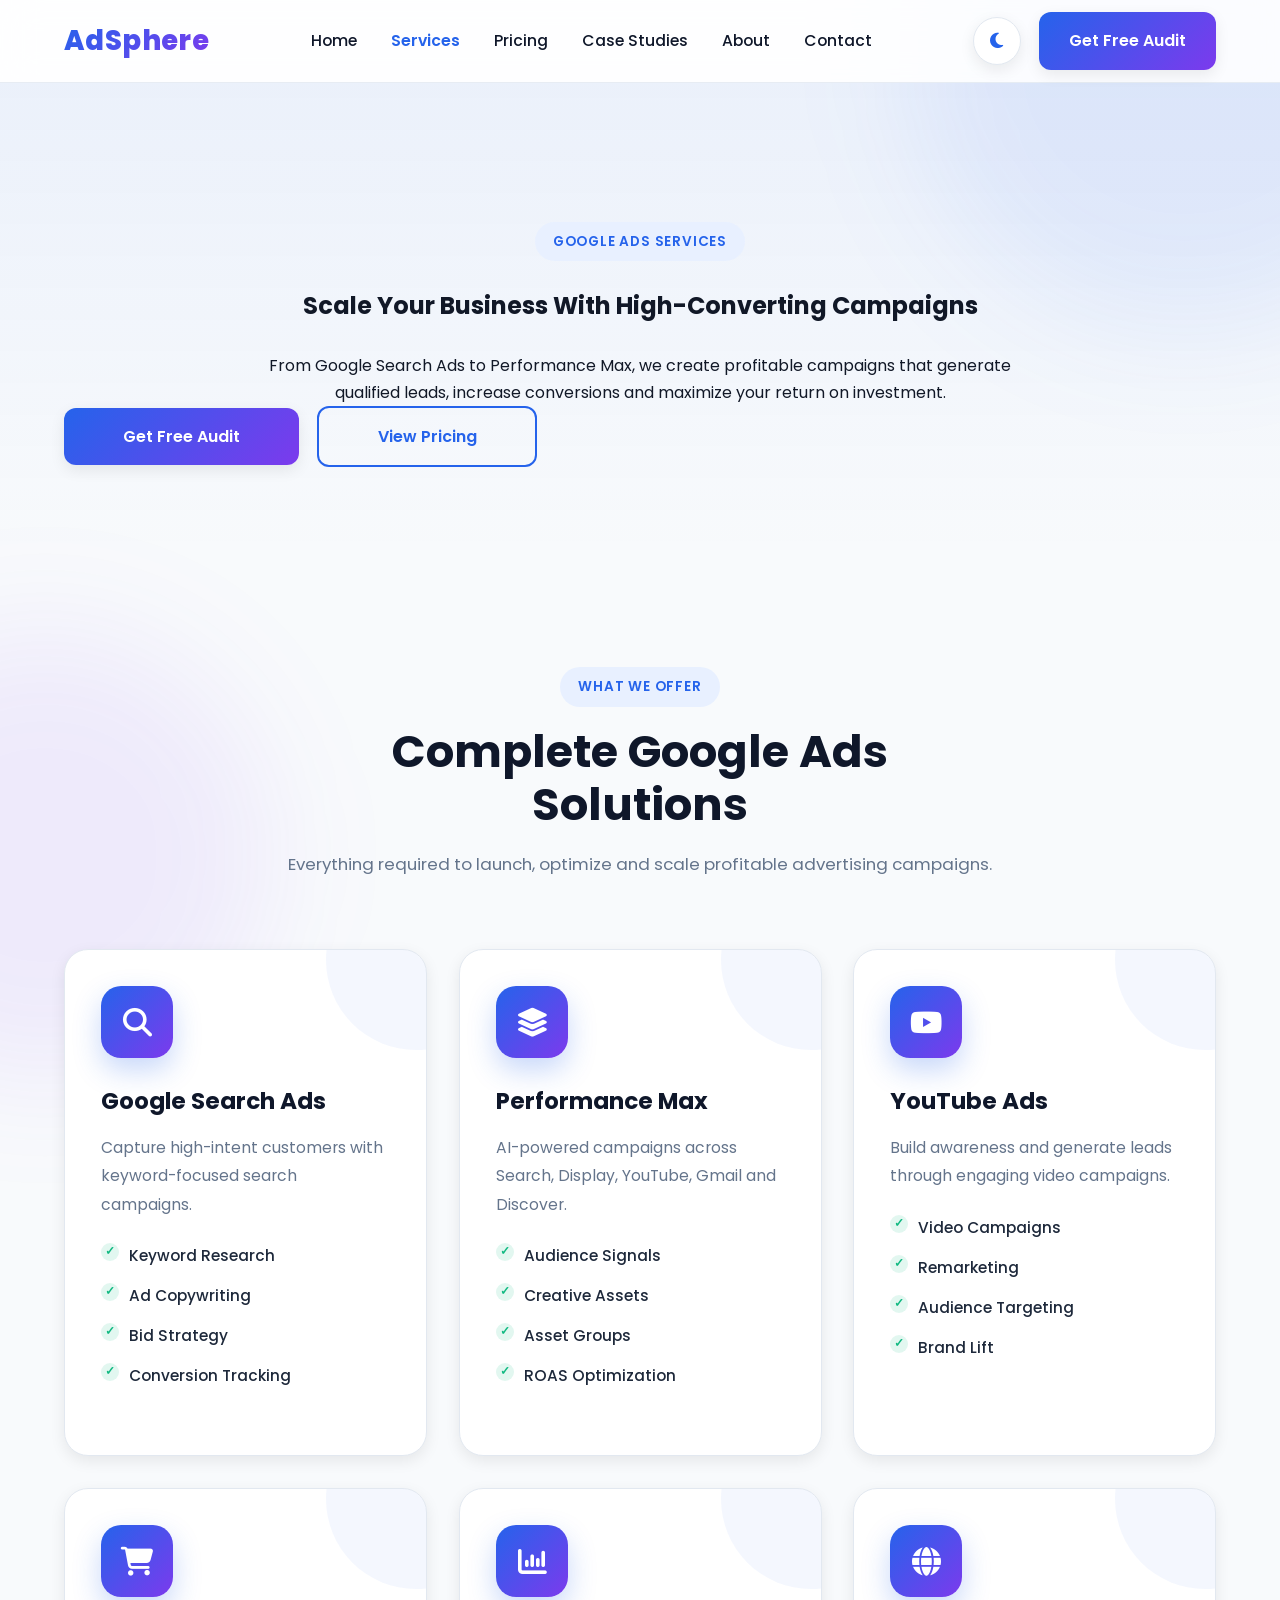
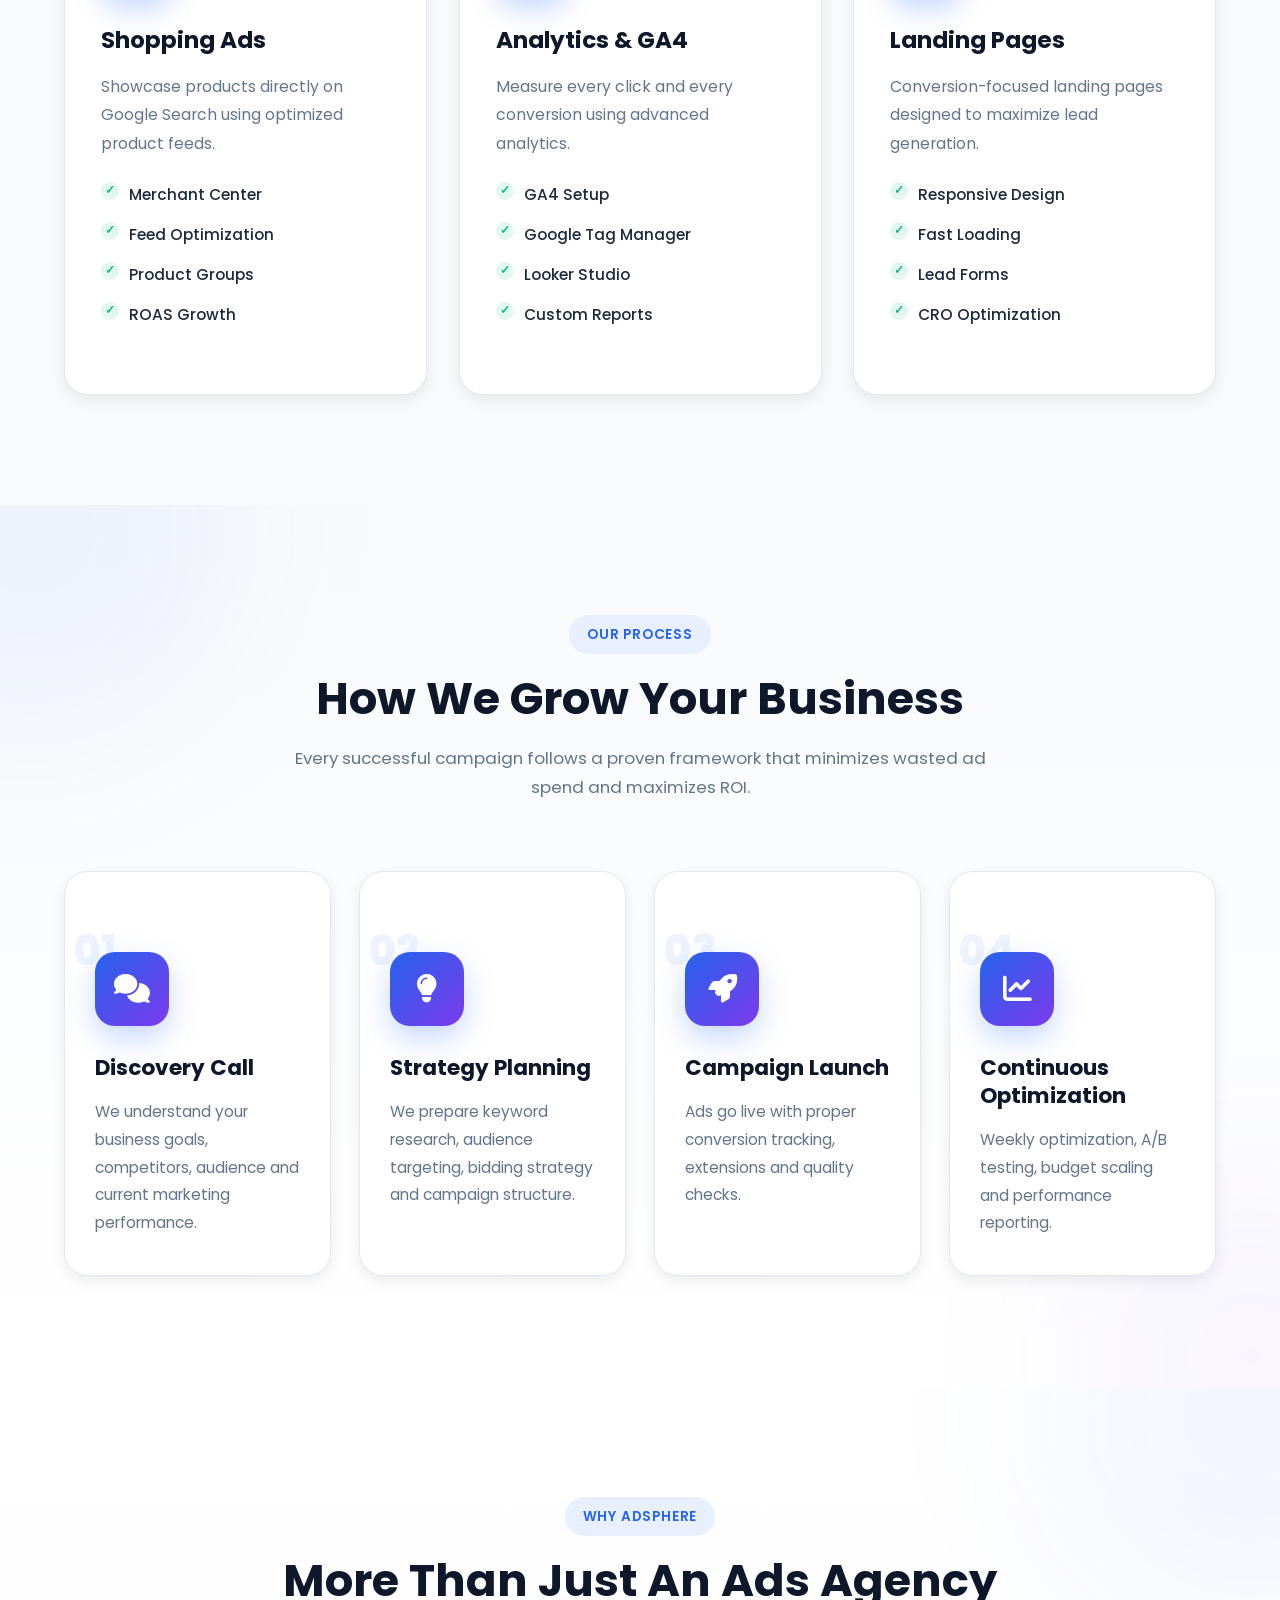
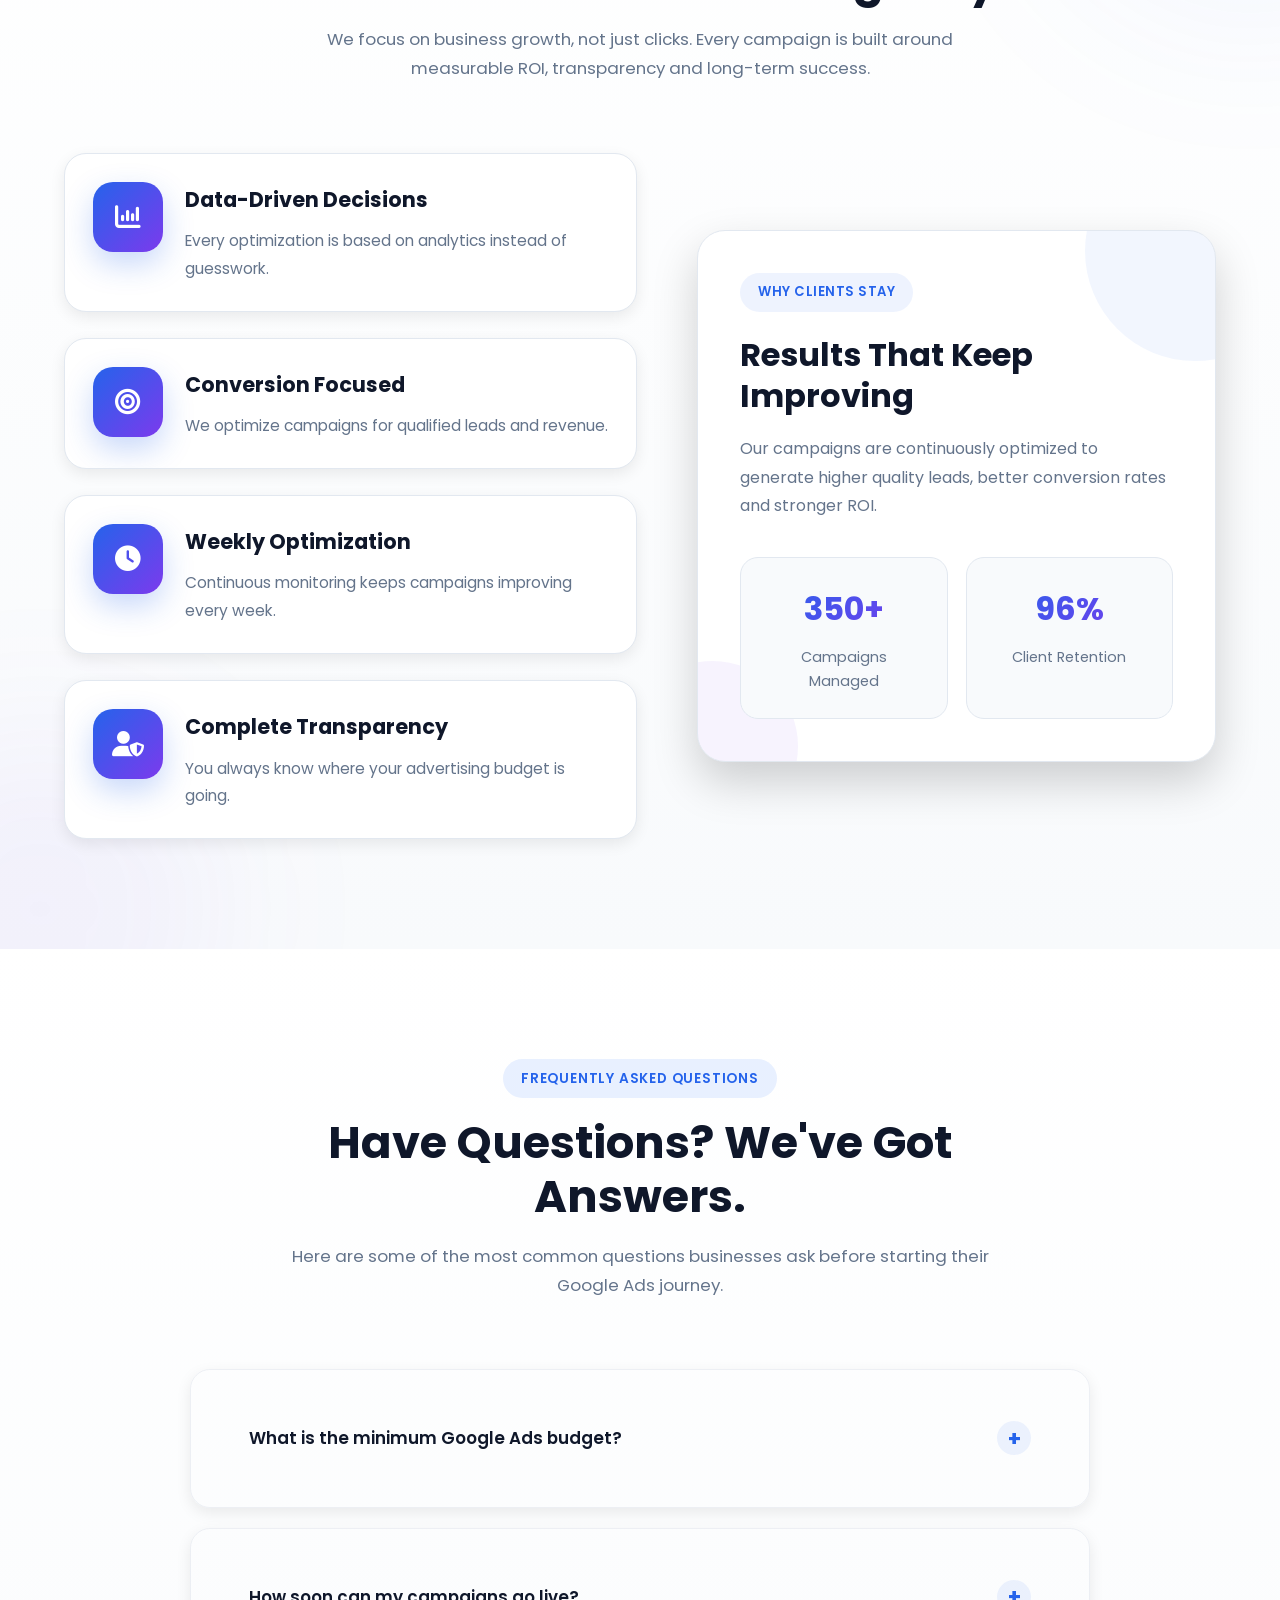
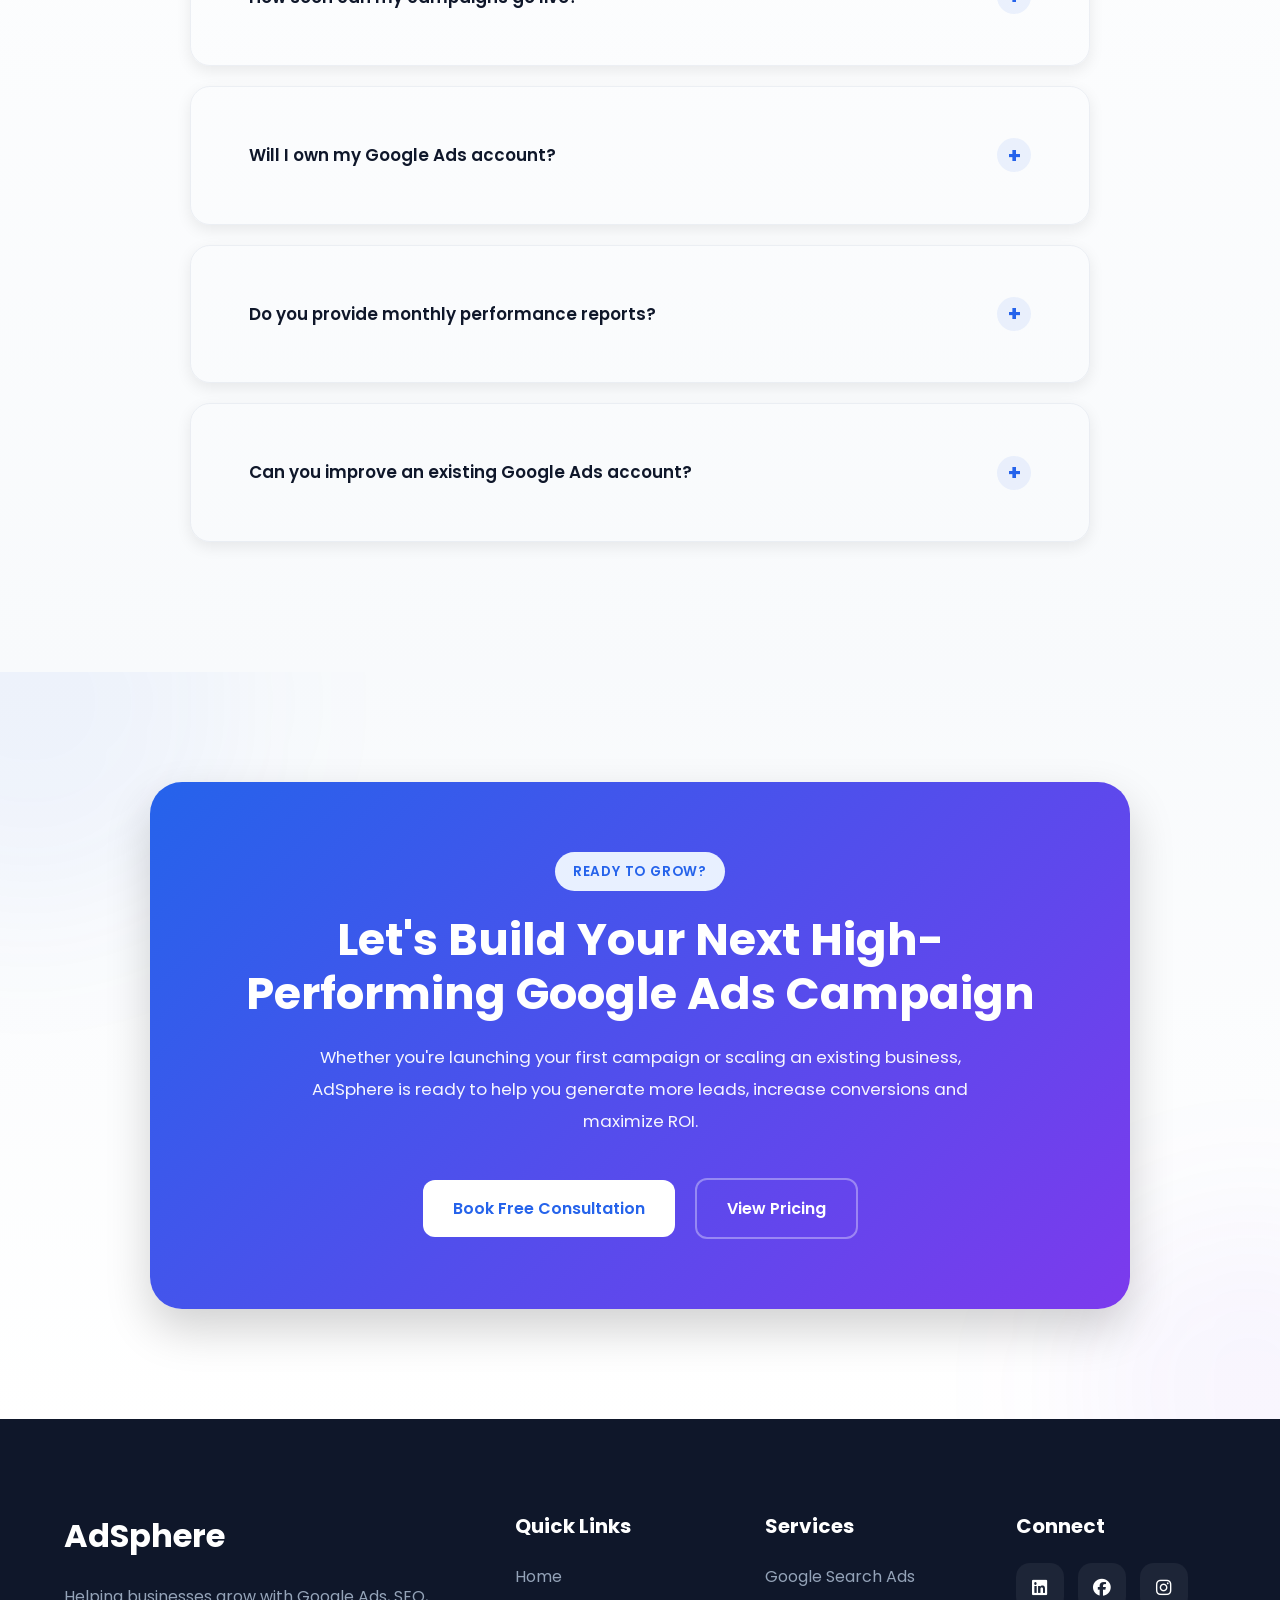
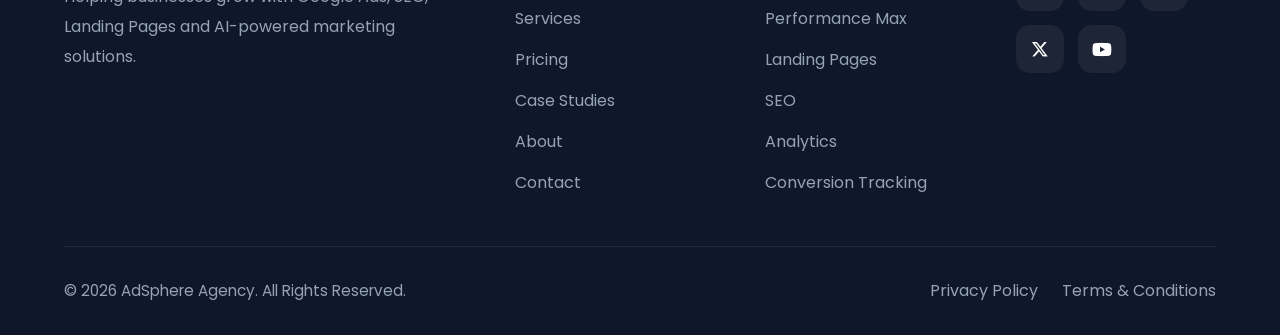
<file: services.html>
<!DOCTYPE html>
<html lang="en">
<head>
    <meta charset="UTF-8">
    <meta name="viewport"
          content="width=device-width, initial-scale=1.0">
    <title>
        Google Ads Services | AdSphere Agency
    </title>
    <meta name="description"
          content="Explore AdSphere's Google Ads, Performance Marketing, SEO, CRO, Analytics and AI-powered marketing services.">
    <link rel="preconnect"
          href="https://fonts.googleapis.com">
    <link rel="preconnect"
          href="https://fonts.gstatic.com"
          crossorigin>
    <link href="https://fonts.googleapis.com/css2?family=Poppins:wght@300;400;500;600;700;800&display=swap"
          rel="stylesheet">
    <link rel="stylesheet"
          href="https://cdnjs.cloudflare.com/ajax/libs/font-awesome/6.7.2/css/all.min.css">
    <link rel="icon" href="assets/favicon.png">
    <link rel="stylesheet" href="css/style.css">
</head>
<body>
<div class="scroll-progress">
    <span></span>
</div>
<header>
        <div class="container navbar">
            <div class="logo">
                <span>AdSphere</span>
            </div>
            <nav id="primary-navigation">
                <ul>
                    <li><a href="index.html">Home</a></li>
                    <li><a href="services.html">Services</a></li>
                    <li><a href="pricing.html">Pricing</a></li>
                    <li><a href="case-studies.html">Case Studies</a></li>
                    <li><a href="about.html">About</a></li>
                    <li><a href="contact.html">Contact</a></li>
                </ul>
            </nav>
            <!-- Mobile Menu Button -->
            <button class="menu-toggle"
                type="button"
                aria-label="Open navigation"
                aria-expanded="false"
                aria-controls="primary-navigation">
                    <i class="fa-solid fa-bars" aria-hidden="true"></i>
            </button>
            <div class="nav-buttons">
                <button class="theme-btn" aria-label="Toggle dark mode">
                    <i class="fa-solid fa-moon" aria-hidden="true"></i>
                </button>
                <a href="contact.html" class="btn-primary">
                    Get Free Audit
                </a>
            </div>
        </div>
    </header>
    <section class="page-hero services-hero">
    <div class="container">
        <span class="section-tag">
            GOOGLE ADS SERVICES
        </span>
        <h1>
            Scale Your Business With
            High-Converting Campaigns
        </h1>
        <p>
            From Google Search Ads to Performance Max,
            we create profitable campaigns that generate
            qualified leads, increase conversions and
            maximize your return on investment.
        </p>
        <div class="hero-buttons">
            <a href="contact.html"
               class="btn-primary">
                Get Free Audit
            </a>
            <a href="pricing.html"
               class="btn-secondary">
                View Pricing
            </a>
        </div>
    </div>
</section>
<!-- =========================================
            SERVICES GRID
========================================= -->
<section class="services-page">
    <div class="container">
        <div class="section-heading">
            <span class="section-tag">
                WHAT WE OFFER
            </span>
            <h2 class="section-tag2">
                Complete Google Ads Solutions
            </h2>
            <p class="section-tag2">
                Everything required to launch, optimize and
                scale profitable advertising campaigns.
            </p>
        </div>
        <div class="services-grid">
            <!-- Card 1 -->
            <article class="service-card">
                <div class="service-icon">
                    <i class="fa-solid fa-magnifying-glass"></i>
                </div>
                <h3>Google Search Ads</h3>
                <p>
                    Capture high-intent customers with
                    keyword-focused search campaigns.
                </p>
                <ul>
                    <li>Keyword Research</li>
                    <li>Ad Copywriting</li>
                    <li>Bid Strategy</li>
                    <li>Conversion Tracking</li>
                </ul>
            </article>
            <!-- Card 2 -->
            <article class="service-card">
                <div class="service-icon">
                    <i class="fa-solid fa-layer-group"></i>
                </div>
                <h3>Performance Max</h3>
                <p>
                    AI-powered campaigns across Search,
                    Display, YouTube, Gmail and Discover.
                </p>
                <ul>
                    <li>Audience Signals</li>
                    <li>Creative Assets</li>
                    <li>Asset Groups</li>
                    <li>ROAS Optimization</li>
                </ul>
            </article>
            <!-- Card 3 -->
            <article class="service-card">
                <div class="service-icon">
                    <i class="fa-brands fa-youtube"></i>
                </div>
                <h3>YouTube Ads</h3>
                <p>
                    Build awareness and generate leads
                    through engaging video campaigns.
                </p>
                <ul>
                    <li>Video Campaigns</li>
                    <li>Remarketing</li>
                    <li>Audience Targeting</li>
                    <li>Brand Lift</li>
                </ul>
            </article>
            <!-- Card 4 -->
            <article class="service-card">
                <div class="service-icon">
                    <i class="fa-solid fa-cart-shopping"></i>
                </div>
                <h3>Shopping Ads</h3>
                <p>
                    Showcase products directly on Google
                    Search using optimized product feeds.
                </p>
                <ul>
                    <li>Merchant Center</li>
                    <li>Feed Optimization</li>
                    <li>Product Groups</li>
                    <li>ROAS Growth</li>
                </ul>
            </article>
            <!-- Card 5 -->
            <article class="service-card">
                <div class="service-icon">
                    <i class="fa-solid fa-chart-column"></i>
                </div>
                <h3>Analytics & GA4</h3>
                <p>
                    Measure every click and every conversion
                    using advanced analytics.
                </p>
                <ul>
                    <li>GA4 Setup</li>
                    <li>Google Tag Manager</li>
                    <li>Looker Studio</li>
                    <li>Custom Reports</li>
                </ul>
            </article>
            <!-- Card 6 -->
            <article class="service-card">
                <div class="service-icon">
                    <i class="fa-solid fa-globe"></i>
                </div>
                <h3>Landing Pages</h3>
                <p>
                    Conversion-focused landing pages
                    designed to maximize lead generation.
                </p>
                <ul>
                    <li>Responsive Design</li>
                    <li>Fast Loading</li>
                    <li>Lead Forms</li>
                    <li>CRO Optimization</li>
                </ul>
            </article>
        </div>
    </div>
</section>
<!-- =========================================
            HOW WE WORK
========================================= -->
<section class="process">
    <div class="container">
        <div class="section-heading">
            <span class="section-tag">
                OUR PROCESS
            </span>
            <h2 class="section-tag3">
                How We Grow Your Business
            </h2>
            <p>
                Every successful campaign follows a proven framework
                that minimizes wasted ad spend and maximizes ROI.
            </p>
        </div>
        <div class="process-grid">
            <!-- Step 1 -->
            <article class="process-card">
                <div class="step-number">
                    01
                </div>
                <div class="process-icon">
                    <i class="fa-solid fa-comments"></i>
                </div>
                <h3>Discovery Call</h3>
                <p>
                    We understand your business goals,
                    competitors, audience and current
                    marketing performance.
                </p>
            </article>
            <!-- Step 2 -->
            <article class="process-card">
                <div class="step-number">
                    02
                </div>
                <div class="process-icon">
                    <i class="fa-solid fa-lightbulb"></i>
                </div>
                <h3>Strategy Planning</h3>
                <p>
                    We prepare keyword research,
                    audience targeting,
                    bidding strategy and campaign structure.
                </p>
            </article>
            <!-- Step 3 -->
            <article class="process-card">
                <div class="step-number">
                    03
                </div>
                <div class="process-icon">
                    <i class="fa-solid fa-rocket"></i>
                </div>
                <h3>Campaign Launch</h3>
                <p>
                    Ads go live with proper conversion tracking,
                    extensions and quality checks.
                </p>
            </article>
            <!-- Step 4 -->
            <article class="process-card">
                <div class="step-number">
                    04
                </div>
                <div class="process-icon">
                    <i class="fa-solid fa-chart-line"></i>
                </div>
                <h3>Continuous Optimization</h3>
                <p>
                    Weekly optimization,
                    A/B testing,
                    budget scaling and performance reporting.
                </p>
            </article>
        </div>
    </div>
</section>
<!-- =========================================
            WHY CHOOSE ADSPHERE
========================================= -->
<section class="why-choose">
    <div class="container">
        <div class="section-heading">
            <span class="section-tag">
                WHY ADSPHERE
            </span>
            <h2 class="section-tag3">
                More Than Just An Ads Agency
            </h2>
            <p>
                We focus on business growth, not just clicks.
                Every campaign is built around measurable ROI,
                transparency and long-term success.
            </p>
        </div>
        <div class="why-grid">
            <!-- Left -->
            <div class="why-content">
                <div class="feature-box">
                    <div class="feature-icon">
                        <i class="fa-solid fa-chart-column"></i>
                    </div>
                    <div>
                        <h3>
                            Data-Driven Decisions
                        </h3>
                        <p>
                            Every optimization is based on
                            analytics instead of guesswork.
                        </p>
                    </div>
                </div>
                <div class="feature-box">
                    <div class="feature-icon">
                        <i class="fa-solid fa-bullseye"></i>
                    </div>
                    <div>
                        <h3>
                            Conversion Focused
                        </h3>
                        <p>
                            We optimize campaigns for
                            qualified leads and revenue.
                        </p>
                    </div>
                </div>
                <div class="feature-box">
                    <div class="feature-icon">
                        <i class="fa-solid fa-clock"></i>
                    </div>
                    <div>
                        <h3>
                            Weekly Optimization
                        </h3>
                        <p>
                            Continuous monitoring keeps
                            campaigns improving every week.
                        </p>
                    </div>
                </div>
                <div class="feature-box">
                    <div class="feature-icon">
                        <i class="fa-solid fa-user-shield"></i>
                    </div>
                    <div>
                        <h3>
                            Complete Transparency
                        </h3>
                        <p>
                            You always know where your
                            advertising budget is going.
                        </p>
                    </div>
                </div>
            </div>
            <!-- Right -->
            <div class="why-card">
                <span class="mini-tag">
                    WHY CLIENTS STAY
                </span>
                <h2>
                    Results That Keep Improving
                </h2>
                <p>
                    Our campaigns are continuously optimized
                    to generate higher quality leads,
                    better conversion rates and stronger ROI.
                </p>
                <div class="achievement-grid">
                    <div class="achievement-box">
                        <h3>
                            350+
                        </h3>
                        <p>
                            Campaigns Managed
                        </p>
                    </div>
                    <div class="achievement-box">
                        <h3>
                            96%
                        </h3>
                        <p>
                            Client Retention
                        </p>
                    </div>
                </div>
            </div>
        </div>
    </div>
</section>
<!-- =========================================
                FAQ
========================================= -->
<section class="faq">
    <div class="container">
        <div class="section-heading">
            <span class="section-tag">
                FREQUENTLY ASKED QUESTIONS
            </span>
            <h2 class="section-tag3">
                Have Questions?
                We've Got Answers.
            </h2>
            <p>
                Here are some of the most common questions
                businesses ask before starting their Google Ads journey.
            </p>
        </div>
        <div class="faq-container">
            <details class="faq-item">
                <summary>
                    What is the minimum Google Ads budget?
                </summary>
                <p>
                    We recommend starting with at least
                    ₹20,000–₹30,000 per month depending on
                    your industry and competition.
                </p>
            </details>
            <details class="faq-item">
                <summary>
                    How soon can my campaigns go live?
                </summary>
                <p>
                    Most campaigns are launched within
                    3–7 business days after receiving all
                    required business information.
                </p>
            </details>
            <details class="faq-item">
                <summary>
                    Will I own my Google Ads account?
                </summary>
                <p>
                    Yes. Your Google Ads account remains
                    completely under your ownership and
                    you have full access at all times.
                </p>
            </details>
            <details class="faq-item">
                <summary>
                    Do you provide monthly performance reports?
                </summary>
                <p>
                    Yes. Every client receives detailed
                    reports covering conversions, clicks,
                    ROAS, CPA and overall campaign growth.
                </p>
            </details>
            <details class="faq-item">
                <summary>
                    Can you improve an existing Google Ads account?
                </summary>
                <p>
                    Absolutely. We regularly audit and
                    optimize existing campaigns to improve
                    performance while reducing wasted spend.
                </p>
            </details>
        </div>
    </div>
</section>
<!-- =========================================
            FINAL CTA
========================================= -->
<section class="cta-section">
    <div class="container">
        <div class="cta-card">
            <span class="section-tag">
                READY TO GROW?
            </span>
            <h2 class="section-tag3">
                Let's Build Your Next
                High-Performing Google Ads Campaign
            </h2>
            <p>
                Whether you're launching your first campaign
                or scaling an existing business, AdSphere is
                ready to help you generate more leads,
                increase conversions and maximize ROI.
            </p>
            <div class="cta-buttons">
                <a href="contact.html"
                   class="btn-primary">
                    Book Free Consultation
                </a>
                <a href="pricing.html"
                   class="btn-secondary">
                    View Pricing
                </a>
            </div>
        </div>
    </div>
</section>
<footer>
    <div class="container">
        <div class="footer-grid">
            <!-- Company -->
            <div class="footer-column">
                <h2>
                    AdSphere
                </h2>
                <p>
                    Helping businesses grow with Google Ads,
                    SEO, Landing Pages and AI-powered marketing
                    solutions.
                </p>
            </div>
            <!-- Links -->
            <div class="footer-column">
                <h3>
                    Quick Links
                </h3>
                <ul>
                    <li><a href="index.html">Home</a></li>
                    <li><a href="services.html">Services</a></li>
                    <li><a href="pricing.html">Pricing</a></li>
                    <li><a href="case-studies.html">Case Studies</a></li>
                    <li><a href="about.html">About</a></li>
                    <li><a href="contact.html">Contact</a></li>
                </ul>
            </div>
            <!-- Services -->
            <div class="footer-column">
                <h3>
                    Services
                </h3>
                <ul>
                    <li>Google Search Ads</li>
                    <li>Performance Max</li>
                    <li>Landing Pages</li>
                    <li>SEO</li>
                    <li>Analytics</li>
                    <li>Conversion Tracking</li>
                </ul>
            </div>
            <!-- Social -->
            <div class="footer-column">
                <h3>
                    Connect
                </h3>
                <div class="social-links">
                    <a href="#">
                        <i class="fab fa-linkedin" aria-hidden="true"></i>
                    </a>
                    <a href="#">
                        <i class="fab fa-facebook" aria-hidden="true"></i>
                    </a>
                    <a href="#">
                        <i class="fab fa-instagram" aria-hidden="true"></i>
                    </a>
                    <a href="#">
                        <i class="fab fa-x-twitter" aria-hidden="true"></i>
                    </a>
                    <a href="#">
                        <i class="fab fa-youtube" aria-hidden="true"></i>
                    </a>
                </div>
            </div>
        </div>
        <hr>
        <div class="footer-bottom">
            <p>
                © 2026 AdSphere Agency. All Rights Reserved.
            </p>
            <div class="footer-policy">
                <a href="#">
                    Privacy Policy
                </a>
                <a href="#">
                    Terms & Conditions
                </a>
            </div>
        </div>
    </div>
</footer>
<button class="back-to-top">
    <i class="fa-solid fa-arrow-up"></i>
</button>
<script src="js/script.js"></script>
</body>
</html>
</file>
<file: css/style.css>
/* =====================================================
        GOOGLE FONT
===================================================== */
@import url('https://fonts.googleapis.com/css2?family=Poppins:wght@300;400;500;600;700;800&display=swap');
/* =====================================================
                    CSS RESET
===================================================== */
*,
*::before,
*::after{
    margin:0;
    padding:0;
    box-sizing:border-box;
}
html{
    scrollbar-width: thin;
    scroll-behavior:smooth;
    scrollbar-color: var(--primary) #EDF2F7;
}
body{
    font-family:'Poppins',sans-serif;
    background:#f8fafc;
    color:#111827;
    overflow-x:hidden;
    line-height:1.7;
}
/* =====================================================
                    VARIABLES
===================================================== */
:root{
    --primary:#2563EB;
    --primary-dark:#1D4ED8;
    --secondary:#7C3AED;
    --accent:#06B6D4;
    --dark:#0F172A;
    --dark-light:#1E293B;
    --white:#FFFFFF;
    --light:#F8FAFC;
    --gray:#64748B;
    --border:#E2E8F0;
    --success:#10B981;
    --shadow-sm:
        0 5px 15px rgba(0,0,0,.08);
    --shadow-md:
        0 10px 30px rgba(0,0,0,.12);
    --shadow-lg:
        0 20px 45px rgba(0,0,0,.18);
    --radius-sm:10px;
    --radius:18px;
    --radius-lg:28px;
    --transition:.35s ease;
}
/* =====================================================
                GLOBAL ELEMENTS
===================================================== */
img{
    max-width:100%;
    height:auto;
    display:block;
}
a{
    text-decoration:none;
    color:inherit;
}
ul{
    list-style:none;
}
button{
    border:none;
    outline:none;
    cursor:pointer;
    font-family:inherit;
}
input,
textarea{
    font-family:inherit;
}
/* =====================================================
                    CONTAINER
===================================================== */
.container{
    width:90%;
    max-width:1280px;
    margin:auto;
}
/* =====================================================
                COMMON SECTION
===================================================== */
section{
    padding:110px 0;
}
.section-heading{
    max-width:720px;
    margin:0 auto 70px;
    text-align:center;
}
.section-tag{
    display:inline-block;
    color:var(--primary);
    background:#E8F0FF;
    padding:8px 18px;
    border-radius:100px;
    font-size:.85rem;
    font-weight:600;
    letter-spacing:.8px;
    text-transform:uppercase;
}
.section-heading h2{
    font-size:2.8rem;
    line-height:1.2;
    margin:18px 0;
    color:var(--dark);
}
.section-heading p{
    color:var(--gray);
    font-size:1.05rem;
}
/* =====================================================
                    BUTTONS
===================================================== */
.btn-primary{
    display:inline-flex;
    align-items:center;
    justify-content:center;
    gap:10px;
    background:linear-gradient(
        135deg,
        var(--primary),
        var(--secondary)
    );
    color:#fff;
    padding:15px 30px;
    border-radius:12px;
    font-weight:600;
    transition:var(--transition);
    box-shadow:var(--shadow-sm);
}
.btn-primary:hover{
    transform:translateY(-4px);
    box-shadow:var(--shadow-md);
}
.btn-secondary{
    display:inline-flex;
    align-items:center;
    justify-content:center;
    gap:10px;
    border:2px solid var(--primary);
    color:var(--primary);
    padding:15px 30px;
    border-radius:12px;
    font-weight:600;
    transition:var(--transition);
}
.btn-secondary:hover{
    background:var(--primary);
    color:#fff;
}
/* =====================================================
                GLASS EFFECT
===================================================== */
.glass{
    background:rgba(255,255,255,.65);
    backdrop-filter:blur(18px);
    border:1px solid rgba(255,255,255,.4);
}
/* =====================================================
                CARD
===================================================== */
.card{
    background:#fff;
    border-radius:22px;
    box-shadow:var(--shadow-sm);
    transition:var(--transition);
    will-change:transform;
}
.card:hover{
    transform:translateY(-8px);
    box-shadow:var(--shadow-lg);
}
/* =====================================================
            CUSTOM SCROLLBAR
===================================================== */
::-webkit-scrollbar{
    width:10px;
}
::-webkit-scrollbar-track{
    background:#EDF2F7;
}
::-webkit-scrollbar-thumb{
    background:linear-gradient(
        var(--primary),
        var(--secondary)
    );
    border-radius:50px;
}
::-webkit-scrollbar-thumb:hover{
    background:var(--primary-dark);
}
/* =====================================================
                TEXT UTILITIES
===================================================== */
.text-center{
    text-align:center;
}
.text-white{
    color:#fff;
}
.text-gray{
    color:var(--gray);
}
.mt-20{
    margin-top:20px;
}
.mt-40{
    margin-top:40px;
}
.mb-20{
    margin-bottom:20px;
}
.mb-40{
    margin-bottom:40px;
}
/* =====================================================
            BACKGROUND DECORATION
===================================================== */
body::before{
    content:"";
    position:fixed;
    width:550px;
    height:550px;
    background:rgba(37,99,235,.08);
    border-radius:50%;
    top:-220px;
    right:-180px;
    filter:blur(60px);
    z-index:-1;
}
body::after{
    content:"";
    position:fixed;
    width:450px;
    height:450px;
    background:rgba(124,58,237,.08);
    border-radius:50%;
    bottom:-180px;
    left:-180px;
    filter:blur(60px);
    z-index:-1;
}
/* =====================================================
                    HEADER
===================================================== */
header{
    position:fixed;
    top:0;
    left:0;
    width:100%;
    z-index:1000;
    background:rgba(255,255,255,.82);
    backdrop-filter:blur(18px);
    border-bottom:1px solid rgba(226,232,240,.8);
    transition:all .35s ease;
}
header.scrolled{
    background:rgba(255,255,255,.96);
    box-shadow:0 10px 30px rgba(15,23,42,.08);
}
/* =====================================================
                    NAVBAR
===================================================== */
.navbar{
    display:flex;
    align-items:center;
    justify-content:space-between;
    min-height:82px;
}
/* =====================================================
                    LOGO
===================================================== */
.logo{
    display:flex;
    align-items:center;
    gap:12px;
    cursor:pointer;
}
.logo span{
    font-size:1.7rem;
    font-weight:800;
    background:linear-gradient(
        135deg,
        var(--primary),
        var(--secondary)
    );
    -webkit-background-clip:text;
    -webkit-text-fill-color:transparent;
    letter-spacing:.4px;
}
/* =====================================================
                NAVIGATION
===================================================== */
nav ul{
    display:flex;
    align-items:center;
    gap:34px;
}
nav ul li{
    position:relative;
}
nav ul li a{
    font-size:.98rem;
    font-weight:500;
    color:var(--dark);
    transition:var(--transition);
}
nav ul li a:hover{
    color:var(--primary);
}
nav ul li a::after{
    content:"";
    position:absolute;
    left:0;
    bottom:-8px;
    width:0;
    height:2px;
    background:linear-gradient(
        90deg,
        var(--primary),
        var(--secondary)
    );
    transition:.35s;
}
nav ul li:hover a::after{
    width:100%;
}
/* =====================================================
                RIGHT BUTTONS
===================================================== */
.nav-buttons{
    display:flex;
    align-items:center;
    gap:18px;
}
/* =====================================================
                THEME BUTTON
===================================================== */
.theme-btn{
    width:48px;
    height:48px;
    border-radius:50%;
    background:#fff;
    border:1px solid var(--border);
    display:flex;
    align-items:center;
    justify-content:center;
    font-size:1.1rem;
    color:var(--primary);
    transition:var(--transition);
    box-shadow:var(--shadow-sm);
}
.theme-btn:hover{
    transform:translateY(-3px);
    background:linear-gradient(
        135deg,
        var(--primary),
        var(--secondary)
    );
    color:#fff;
}
/* =====================================================
                MOBILE MENU ICON
===================================================== */
.menu-toggle{
    display:none;
    width:48px;
    height:48px;
    border-radius:12px;
    background:#fff;
    border:1px solid var(--border);
    align-items:center;
    justify-content:center;
    font-size:1.3rem;
    cursor:pointer;
    transition:.3s;
}
.menu-toggle:hover{
    background:var(--primary);
    color:#fff;
}
/* =====================================================
                ACTIVE LINK
===================================================== */
nav ul li a.active{
    color:var(--primary);
    font-weight:600;
}
/* =====================================================
                HEADER SPACING
===================================================== */
body{
    padding-top:82px;
}
/* =====================================================
                    HERO SECTION
===================================================== */
.hero{
    position:relative;
    overflow:hidden;
    padding:120px 0 90px;
}
.hero-grid{
    display:grid;
    grid-template-columns:1.05fr .95fr;
    align-items:center;
    gap:80px;
    position:relative;
    z-index:2;
}
/* =====================================================
                    HERO LEFT
===================================================== */
.hero-left{
    display:flex;
    flex-direction:column;
    align-items:flex-start;
}
.hero-left > *{
    position:relative;
    z-index:2;
}
/* =====================================================
                    HERO BADGE
===================================================== */
.badge{
    display:inline-flex;
    align-items:center;
    gap:10px;
    padding:10px 20px;
    margin-bottom:28px;
    background:rgba(37,99,235,.08);
    color:var(--primary);
    border:1px solid rgba(37,99,235,.18);
    border-radius:100px;
    font-size:.88rem;
    font-weight:600;
    letter-spacing:.4px;
    backdrop-filter:blur(12px);
    box-shadow:var(--shadow-sm);
}
.badge::before{
    content:"";
    width:10px;
    height:10px;
    border-radius:50%;
    background:var(--success);
    box-shadow:0 0 12px rgba(16,185,129,.55);
}
/* =====================================================
                    HERO HEADING
===================================================== */
.hero-left h1{
    font-size:4rem;
    line-height:1.1;
    font-weight:800;
    color:var(--dark);
    max-width:700px;
    margin-bottom:28px;
    letter-spacing:-1.5px;
}
.hero-left h1 span{
    background:linear-gradient(
        135deg,
        var(--primary),
        var(--secondary)
    );
    -webkit-background-clip:text;
    -webkit-text-fill-color:transparent;
}
/* =====================================================
                HERO PARAGRAPH
===================================================== */
.hero-left p{
    max-width:620px;
    font-size:1.08rem;
    color:var(--gray);
    margin-bottom:42px;
    line-height:1.9;
}
/* =====================================================
                HERO BUTTONS
===================================================== */
.hero-buttons{
    display:flex;
    align-items:center;
    gap:18px;
    flex-wrap:wrap;
}
.hero-buttons .btn-primary{
    min-width:235px;
}
.hero-buttons .btn-secondary{
    min-width:220px;
}
/* =====================================================
            HERO BUTTON ANIMATION
===================================================== */
.hero-buttons .btn-primary:hover{
    transform:translateY(-5px) scale(1.02);
}
.hero-buttons .btn-secondary:hover{
    transform:translateY(-5px);
}
/* =====================================================
            HERO CONTENT SPACING
===================================================== */
.hero-left .badge{
    animation:fadeUp .7s ease forwards;
}
.hero-left h1{
    animation:fadeUp .9s ease forwards;
}
.hero-left p{
    animation:fadeUp 1.1s ease forwards;
}
.hero-buttons{
    animation:fadeUp 1.3s ease forwards;
}
/* =====================================================
                FADE UP ANIMATION
===================================================== */
@keyframes fadeUp{
    from{
        opacity:0;
        transform:translateY(35px);
    }
    to{
        opacity:1;
        transform:translateY(0);
    }
}
/* =====================================================
                    HERO STATS
===================================================== */
.hero-stats{
    display:flex;
    align-items:center;
    gap:24px;
    margin-top:60px;
    flex-wrap:wrap;
    animation:fadeUp 1.5s ease forwards;
}
.hero-stats>div{
    min-width:170px;
    padding:24px;
    background:rgba(255,255,255,.82);
    backdrop-filter:blur(16px);
    border:1px solid rgba(226,232,240,.8);
    border-radius:20px;
    box-shadow:var(--shadow-sm);
    transition:var(--transition);
}
.hero-stats>div:hover{
    transform:translateY(-10px);
    box-shadow:var(--shadow-lg);
}
.hero-stats h2{
    font-size:2rem;
    font-weight:700;
    line-height:1;
    margin-bottom:10px;
    background:linear-gradient(
        135deg,
        var(--primary),
        var(--secondary)
    );
    -webkit-background-clip:text;
    -webkit-text-fill-color:transparent;
}
.hero-stats p{
    margin:0;
    color:var(--gray);
    font-size:.92rem;
    line-height:1.6;
}
/* =====================================================
                    HERO RIGHT
===================================================== */
.hero-right{
    position:relative;
    display:flex;
    justify-content:center;
    align-items:center;
}
/* =====================================================
                DASHBOARD CARD
===================================================== */
.dashboard-card{
    position:relative;
    width:100%;
    max-width:470px;
    padding:34px;
    background:rgba(255,255,255,.92);
    backdrop-filter:blur(18px);
    border:1px solid rgba(226,232,240,.9);
    border-radius:28px;
    box-shadow:var(--shadow-lg);
    overflow:hidden;
    animation:floatCard 6s ease-in-out infinite;
}
/* =====================================================
            DASHBOARD DECORATION
===================================================== */
.dashboard-card::before{
    content:"";
    position:absolute;
    width:180px;
    height:180px;
    top:-70px;
    right:-60px;
    border-radius:50%;
    background:rgba(37,99,235,.08);
}
.dashboard-card::after{
    content:"";
    position:absolute;
    width:140px;
    height:140px;
    bottom:-50px;
    left:-40px;
    border-radius:50%;
    background:rgba(124,58,237,.08);
}
/* =====================================================
                CARD HEADER
===================================================== */
.card-header{
    display:flex;
    justify-content:space-between;
    align-items:center;
    margin-bottom:30px;
    position:relative;
    z-index:2;
}
.card-header h3{
    font-size:1.25rem;
    color:var(--dark);
    font-weight:700;
}
.card-header::after{
    content:"Live";
    padding:6px 14px;
    border-radius:100px;
    background:rgba(16,185,129,.12);
    color:var(--success);
    font-size:.78rem;
    font-weight:700;
}
/* =====================================================
                    METRICS
===================================================== */
.metric{
    display:flex;
    justify-content:space-between;
    align-items:center;
    padding:18px 22px;
    margin-bottom:18px;
    background:#fff;
    border:1px solid var(--border);
    border-radius:18px;
    transition:var(--transition);
    position:relative;
    z-index:2;
}
.metric:last-child{
    margin-bottom:0;
}
.metric:hover{
    transform:translateX(8px);
    border-color:rgba(37,99,235,.25);
    box-shadow:var(--shadow-sm);
}
.metric span{
    color:var(--gray);
    font-weight:500;
}
.metric h2{
    font-size:1.7rem;
    font-weight:700;
    color:var(--primary);
}
/* =====================================================
                FLOAT ANIMATION
===================================================== */
@keyframes floatCard{
    0%{
        transform:translateY(0);
    }
    50%{
        transform:translateY(-14px);
    }
    100%{
        transform:translateY(0);
    }
}
/* =====================================================
            HERO BACKGROUND DECORATION
===================================================== */
.hero::before{
    content:"";
    position:absolute;
    width:520px;
    height:520px;
    top:-180px;
    left:-180px;
    border-radius:50%;
    background:radial-gradient(
        circle,
        rgba(37,99,235,.14),
        transparent 70%
    );
    z-index:0;
}
.hero::after{
    content:"";
    position:absolute;
    width:420px;
    height:420px;
    right:-120px;
    bottom:-120px;
    border-radius:50%;
    background:radial-gradient(
        circle,
        rgba(124,58,237,.14),
        transparent 70%
    );
    z-index:0;
}
/* =====================================================
            FLOATING BLUR SHAPES
===================================================== */
.hero-right::before{
    content:"";
    position:absolute;
    width:180px;
    height:180px;
    top:-40px;
    left:-60px;
    border-radius:50%;
    background:rgba(6,182,212,.16);
    filter:blur(45px);
    animation:floatShapeOne 8s ease-in-out infinite;
    z-index:-1;
}
.hero-right::after{
    content:"";
    position:absolute;
    width:220px;
    height:220px;
    right:-60px;
    bottom:-40px;
    border-radius:50%;
    background:rgba(124,58,237,.14);
    filter:blur(55px);
    animation:floatShapeTwo 10s ease-in-out infinite;
    z-index:-1;
}
/* =====================================================
                FLOAT ANIMATIONS
===================================================== */
@keyframes floatShapeOne{
    0%{
        transform:translate(0,0);
    }
    50%{
        transform:translate(-18px,-22px);
    }
    100%{
        transform:translate(0,0);
    }
}
@keyframes floatShapeTwo{
    0%{
        transform:translate(0,0);
    }
    50%{
        transform:translate(22px,18px);
    }
    100%{
        transform:translate(0,0);
    }
}
/* =====================================================
            TABLET RESPONSIVE
===================================================== */
@media (max-width:1024px){
    .hero{
        padding:100px 0 80px;
    }
    .hero-grid{
        grid-template-columns:1fr;
        gap:60px;
        text-align:center;
    }
    .hero-left{
        align-items:center;
    }
    .hero-left h1{
        font-size:3.2rem;
        max-width:760px;
    }
    .hero-left p{
        max-width:700px;
    }
    .hero-buttons{
        justify-content:center;
    }
    .hero-stats{
        justify-content:center;
    }
    .hero-right{
        width:100%;
    }
    .dashboard-card{
        max-width:600px;
    }
}
/* =====================================================
            MOBILE RESPONSIVE
===================================================== */
@media (max-width:768px){
    .hero{
        padding:80px 0 60px;
    }
    .hero-grid{
        gap:50px;
    }
    .hero-left h1{
        font-size:2.45rem;
        letter-spacing:-.6px;
    }
    .hero-left p{
        font-size:1rem;
    }
    .badge{
        font-size:.78rem;
        padding:8px 16px;
    }
    .hero-buttons{
        width:100%;
        flex-direction:column;
    }
    .hero-buttons .btn-primary,
    .hero-buttons .btn-secondary{
        width:100%;
    }
    .hero-stats{
        flex-direction:column;
        width:100%;
    }
    .hero-stats>div{
        width:100%;
    }
    .dashboard-card{
        padding:26px;
    }
    .metric{
        padding:16px 18px;
    }
    .metric h2{
        font-size:1.45rem;
    }
}
/* =====================================================
            SMALL MOBILE
===================================================== */
@media (max-width:480px){
    .hero-left h1{
        font-size:2rem;
        line-height:1.2;
    }
    .hero-left p{
        font-size:.95rem;
    }
    .dashboard-card{
        padding:22px;
        border-radius:22px;
    }
    .card-header h3{
        font-size:1.05rem;
    }
    .metric{
        flex-direction:column;
        gap:8px;
        text-align:center;
    }
    .metric h2{
        font-size:1.35rem;
    }
}
/* =====================================================
                TRUSTED BRANDS
===================================================== */
.trusted{
    position:relative;
    padding:90px 0;
    background:linear-gradient(
        180deg,
        #ffffff,
        #f8fafc
    );
    overflow:hidden;
}
/* =====================================================
            BACKGROUND DECORATION
===================================================== */
.trusted::before{
    content:"";
    position:absolute;
    width:300px;
    height:300px;
    top:-120px;
    left:-120px;
    border-radius:50%;
    background:rgba(37,99,235,.05);
    filter:blur(60px);
}
.trusted::after{
    content:"";
    position:absolute;
    width:260px;
    height:260px;
    right:-100px;
    bottom:-100px;
    border-radius:50%;
    background:rgba(124,58,237,.05);
    filter:blur(60px);
}
/* =====================================================
                SUBTITLE
===================================================== */
.trusted .section-subtitle{
    text-align:center;
    font-size:.95rem;
    font-weight:600;
    text-transform:uppercase;
    letter-spacing:1.2px;
    color:var(--gray);
    margin-bottom:45px;
    position:relative;
    z-index:2;
}
/* =====================================================
                BRANDS GRID
===================================================== */
.brands{
    display:grid;
    grid-template-columns:repeat(6,1fr);
    gap:24px;
    position:relative;
    z-index:2;
}
/* =====================================================
                BRAND CARD
===================================================== */
.brands div{
    display:flex;
    align-items:center;
    justify-content:center;
    min-height:95px;
    background:#fff;
    border:1px solid var(--border);
    border-radius:18px;
    font-size:1.1rem;
    font-weight:700;
    color:var(--dark-light);
    letter-spacing:.3px;
    box-shadow:var(--shadow-sm);
    transition:var(--transition);
    cursor:default;
}
/* =====================================================
                HOVER EFFECT
===================================================== */
.brands div:hover{
    transform:translateY(-8px);
    border-color:rgba(37,99,235,.25);
    color:var(--primary);
    box-shadow:var(--shadow-lg);
}
/* =====================================================
            TABLET RESPONSIVE
===================================================== */
@media (max-width:1024px){
    .brands{
        grid-template-columns:repeat(3,1fr);
    }
}
/* =====================================================
            MOBILE RESPONSIVE
===================================================== */
@media (max-width:768px){
    .trusted{
        padding:70px 0;
    }
    .brands{
        grid-template-columns:repeat(2,1fr);
        gap:18px;
    }
    .brands div{
        min-height:80px;
        font-size:1rem;
    }
}
/* =====================================================
            SMALL MOBILE
===================================================== */
@media (max-width:480px){
    .brands{
        grid-template-columns:1fr;
    }
    .trusted .section-subtitle{
        font-size:.82rem;
        margin-bottom:30px;
    }
}
/* =====================================================
                    SERVICES SECTION
===================================================== */
.services{
    position:relative;
    padding:110px 0;
    background:linear-gradient(
        180deg,
        #F8FAFC 0%,
        #FFFFFF 100%
    );
    overflow:hidden;
}
/* =====================================================
            BACKGROUND DECORATION
===================================================== */
.services::before{
    content:"";
    position:absolute;
    width:420px;
    height:420px;
    top:-180px;
    left:-180px;
    border-radius:50%;
    background:rgba(37,99,235,.05);
    filter:blur(70px);
}
.services::after{
    content:"";
    position:absolute;
    width:360px;
    height:360px;
    right:-150px;
    bottom:-120px;
    border-radius:50%;
    background:rgba(124,58,237,.05);
    filter:blur(70px);
}
/* =====================================================
                SERVICES GRID
===================================================== */
.services-grid{
    position:relative;
    z-index:2;
    display:grid;
    grid-template-columns:repeat(3,1fr);
    gap:32px;
}
/* =====================================================
                SERVICE CARD
===================================================== */
.service-card{
    position:relative;
    display:flex;
    flex-direction:column;
    background:#fff;
    padding:36px;
    border-radius:24px;
    border:1px solid var(--border);
    box-shadow:var(--shadow-sm);
    overflow:hidden;
    transition:all .4s ease;
}
/* =====================================================
            CARD TOP BORDER EFFECT
===================================================== */
.service-card::before{
    content:"";
    position:absolute;
    top:0;
    left:0;
    width:100%;
    height:4px;
    background:linear-gradient(
        90deg,
        var(--primary),
        var(--secondary)
    );
    transform:scaleX(0);
    transform-origin:left;
    transition:.4s ease;
}
/* =====================================================
            CARD GLOW EFFECT
===================================================== */
.service-card::after{
    content:"";
    position:absolute;
    width:180px;
    height:180px;
    top:-80px;
    right:-80px;
    border-radius:50%;
    background:rgba(37,99,235,.05);
    transition:.4s ease;
}
/* =====================================================
                CARD HOVER
===================================================== */
.service-card:hover{
    transform:translateY(-12px);
    border-color:rgba(37,99,235,.22);
    box-shadow:var(--shadow-lg);
}
.service-card:hover::before{
    transform:scaleX(1);
}
.service-card:hover::after{
    transform:scale(1.25);
    background:rgba(124,58,237,.08);
}
/* =====================================================
            CARD CONTENT LAYER
===================================================== */
.service-card>*{
    position:relative;
    z-index:2;
}
/* =====================================================
                SERVICE ICON
===================================================== */
.service-icon{
    width:72px;
    height:72px;
    display:flex;
    align-items:center;
    justify-content:center;
    margin-bottom:28px;
    border-radius:20px;
    background:linear-gradient(
        135deg,
        var(--primary),
        var(--secondary)
    );
    color:#fff;
    font-size:1.8rem;
    box-shadow:0 12px 28px rgba(37,99,235,.25);
    transition:var(--transition);
}
.service-card:hover .service-icon{
    transform:rotate(-8deg) scale(1.08);
}
/* =====================================================
                SERVICE TITLE
===================================================== */
.service-card h3{
    font-size:1.45rem;
    font-weight:700;
    color:var(--dark);
    margin-bottom:18px;
    line-height:1.3;
}
/* =====================================================
            SERVICE DESCRIPTION
===================================================== */
.service-card p{
    color:var(--gray);
    font-size:.98rem;
    line-height:1.8;
    margin-bottom:24px;
}
/* =====================================================
                FEATURE LIST
===================================================== */
.service-card ul{
    display:flex;
    flex-direction:column;
    gap:14px;
    margin-bottom:30px;
}
.service-card ul li{
    position:relative;
    padding-left:28px;
    color:var(--dark-light);
    font-size:.96rem;
    font-weight:500;
}
.service-card ul li::before{
    content:"✓";
    position:absolute;
    left:0;
    top:0;
    width:18px;
    height:18px;
    display:flex;
    align-items:center;
    justify-content:center;
    border-radius:50%;
    background:rgba(16,185,129,.12);
    color:var(--success);
    font-size:.72rem;
    font-weight:700;
}
/* =====================================================
                LEARN MORE LINK
===================================================== */
.service-card a{
    display:inline-flex;
    align-items:center;
    gap:8px;
    margin-top:auto;
    font-weight:600;
    color:var(--primary);
    transition:var(--transition);
}
.service-card a:hover{
    gap:14px;
    color:var(--secondary);
}
/* =====================================================
            TABLET RESPONSIVE
===================================================== */
@media (max-width:1024px){
    .services-grid{
        grid-template-columns:repeat(2,1fr);
    }
}
/* =====================================================
            MOBILE RESPONSIVE
===================================================== */
@media (max-width:768px){
    .services{
        padding:90px 0;
    }
    .services-grid{
        grid-template-columns:1fr;
        gap:24px;
    }
    .service-card{
        padding:30px;
    }
    .service-icon{
        width:64px;
        height:64px;
        font-size:1.55rem;
    }
    .service-card h3{
        font-size:1.3rem;
    }
}
/* =====================================================
            SMALL MOBILE
===================================================== */
@media (max-width:480px){
    .service-card{
        padding:24px;
        border-radius:20px;
    }
    .service-card p{
        font-size:.94rem;
    }
    .service-card ul li{
        font-size:.92rem;
    }
    .service-card a{
        font-size:.95rem;
    }
}
/* =====================================================
                WHY CHOOSE US
===================================================== */
.why-choose{
    position:relative;
    padding:110px 0;
    background:linear-gradient(
        180deg,
        #ffffff 0%,
        #f8fafc 100%
    );
    overflow:hidden;
}
/* =====================================================
            BACKGROUND DECORATION
===================================================== */
.why-choose::before{
    content:"";
    position:absolute;
    width:420px;
    height:420px;
    top:-180px;
    right:-180px;
    border-radius:50%;
    background:rgba(37,99,235,.05);
    filter:blur(80px);
}
.why-choose::after{
    content:"";
    position:absolute;
    width:360px;
    height:360px;
    bottom:-140px;
    left:-140px;
    border-radius:50%;
    background:rgba(124,58,237,.05);
    filter:blur(80px);
}
/* =====================================================
                WHY GRID
===================================================== */
.why-grid{
    position:relative;
    z-index:2;
    display:grid;
    grid-template-columns:1.05fr .95fr;
    gap:60px;
    align-items:center;
}
/* =====================================================
                LEFT CONTENT
===================================================== */
.why-content{
    display:flex;
    flex-direction:column;
    gap:26px;
}
/* =====================================================
                FEATURE BOX
===================================================== */
.feature-box{
    display:flex;
    align-items:flex-start;
    gap:22px;
    padding:28px;
    background:#fff;
    border:1px solid var(--border);
    border-radius:22px;
    box-shadow:var(--shadow-sm);
    transition:var(--transition);
    position:relative;
    overflow:hidden;
}
.feature-box::before{
    content:"";
    position:absolute;
    top:0;
    left:0;
    width:4px;
    height:100%;
    background:linear-gradient(
        180deg,
        var(--primary),
        var(--secondary)
    );
    transform:scaleY(0);
    transform-origin:top;
    transition:.4s ease;
}
.feature-box:hover{
    transform:translateY(-8px);
    border-color:rgba(37,99,235,.25);
    box-shadow:var(--shadow-lg);
}
.feature-box:hover::before{
    transform:scaleY(1);
}
/* =====================================================
                FEATURE ICON
===================================================== */
.feature-icon{
    width:70px;
    height:70px;
    min-width:70px;
    display:flex;
    align-items:center;
    justify-content:center;
    border-radius:20px;
    background:linear-gradient(
        135deg,
        var(--primary),
        var(--secondary)
    );
    color:#fff;
    font-size:1.6rem;
    box-shadow:0 12px 30px rgba(37,99,235,.25);
    transition:var(--transition);
}
.feature-box:hover .feature-icon{
    transform:rotate(-8deg) scale(1.08);
}
/* =====================================================
                FEATURE TEXT
===================================================== */
.feature-box h3{
    font-size:1.3rem;
    font-weight:700;
    color:var(--dark);
    margin-bottom:10px;
}
.feature-box p{
    color:var(--gray);
    font-size:.97rem;
    line-height:1.8;
}
/* =====================================================
                PERFORMANCE CARD
===================================================== */
.why-card{
    position:relative;
    background:#fff;
    border:1px solid var(--border);
    border-radius:28px;
    padding:42px;
    box-shadow:var(--shadow-lg);
    overflow:hidden;
    transition:var(--transition);
}
.why-card:hover{
    transform:translateY(-10px);
}
.why-card::before{
    content:"";
    position:absolute;
    width:220px;
    height:220px;
    top:-90px;
    right:-90px;
    border-radius:50%;
    background:rgba(37,99,235,.06);
}
.why-card::after{
    content:"";
    position:absolute;
    width:170px;
    height:170px;
    bottom:-70px;
    left:-70px;
    border-radius:50%;
    background:rgba(124,58,237,.06);
}
/* =====================================================
                    MINI TAG
===================================================== */
.mini-tag{
    display:inline-block;
    padding:8px 18px;
    border-radius:999px;
    background:rgba(37,99,235,.08);
    color:var(--primary);
    font-size:.82rem;
    font-weight:600;
    letter-spacing:.5px;
    text-transform:uppercase;
    margin-bottom:22px;
    position:relative;
    z-index:2;
}
/* =====================================================
                CARD CONTENT
===================================================== */
.why-card h2{
    position:relative;
    z-index:2;
    font-size:2rem;
    line-height:1.3;
    margin-bottom:18px;
    color:var(--dark);
}
.why-card>p{
    position:relative;
    z-index:2;
    color:var(--gray);
    line-height:1.8;
    margin-bottom:34px;
}
/* =====================================================
                PROGRESS ITEMS
===================================================== */
.progress-item{
    position:relative;
    z-index:2;
    margin-bottom:24px;
}
.progress-head{
    display:flex;
    justify-content:space-between;
    align-items:center;
    margin-bottom:10px;
    font-size:.95rem;
    font-weight:600;
    color:var(--dark);
}
.progress-bar{
    width:100%;
    height:10px;
    border-radius:999px;
    overflow:hidden;
    background:#E5E7EB;
}
.progress-fill{
    height:100%;
    border-radius:999px;
    background:linear-gradient(
        90deg,
        var(--primary),
        var(--secondary)
    );
}
.fill-98{
    width:98%;
}
.fill-96{
    width:96%;
}
.fill-94{
    width:94%;
}
/* =====================================================
                ACHIEVEMENTS
===================================================== */
.achievement-grid{
    position:relative;
    z-index:2;
    display:grid;
    grid-template-columns:repeat(2,1fr);
    gap:18px;
    margin-top:36px;
}
.achievement-box{
    background:#F8FAFC;
    border:1px solid var(--border);
    border-radius:18px;
    padding:24px;
    text-align:center;
    transition:var(--transition);
}
.achievement-box:hover{
    transform:translateY(-6px);
    box-shadow:var(--shadow-sm);
}
.achievement-box h3{
    font-size:2rem;
    font-weight:700;
    margin-bottom:8px;
    background:linear-gradient(
        135deg,
        var(--primary),
        var(--secondary)
    );
    -webkit-background-clip:text;
    -webkit-text-fill-color:transparent;
}
.achievement-box p{
    color:var(--gray);
    font-size:.9rem;
}
/* =====================================================
                RESPONSIVE
===================================================== */
@media (max-width:1024px){
    .why-grid{
        grid-template-columns:1fr;
        gap:50px;
    }
}
@media (max-width:768px){
    .why-choose{
        padding:90px 0;
    }
    .why-card{
        padding:32px;
    }
    .why-card h2{
        font-size:1.75rem;
    }
}
@media (max-width:480px){
    .achievement-grid{
        grid-template-columns:1fr;
    }
    .feature-box{
        flex-direction:column;
        text-align:center;
    }
    .feature-icon{
        margin:auto;
    }
    .why-card{
        padding:24px;
    }
    .why-card h2{
        font-size:1.5rem;
    }
}
/* =====================================================
                GOOGLE ADS PROCESS
===================================================== */
.process{
    position:relative;
    padding:110px 0;
    background:linear-gradient(
        180deg,
        #F8FAFC 0%,
        #FFFFFF 100%
    );
    overflow:hidden;
}
/* =====================================================
            BACKGROUND DECORATION
===================================================== */
.process::before{
    content:"";
    position:absolute;
    width:420px;
    height:420px;
    top:-180px;
    left:-180px;
    border-radius:50%;
    background:rgba(37,99,235,.05);
    filter:blur(80px);
}
.process::after{
    content:"";
    position:absolute;
    width:360px;
    height:360px;
    right:-150px;
    bottom:-150px;
    border-radius:50%;
    background:rgba(124,58,237,.05);
    filter:blur(80px);
}
/* =====================================================
                PROCESS GRID
===================================================== */
.process-grid{
    position:relative;
    z-index:2;
    display:grid;
    grid-template-columns:repeat(4,1fr);
    gap:28px;
    margin-top:20px;
}
/* =====================================================
                PROCESS CARD
===================================================== */
.process-card{
    position:relative;
    padding:38px 30px;
    background:#fff;
    border:1px solid var(--border);
    border-radius:24px;
    box-shadow:var(--shadow-sm);
    overflow:hidden;
    transition:var(--transition);
}
.process-card::before{
    content:"";
    position:absolute;
    top:0;
    left:0;
    width:100%;
    height:4px;
    background:linear-gradient(
        90deg,
        var(--primary),
        var(--secondary)
    );
    transform:scaleX(0);
    transform-origin:left;
    transition:.4s ease;
}
.process-card:hover{
    transform:translateY(-10px);
    border-color:rgba(37,99,235,.22);
    box-shadow:var(--shadow-lg);
}
.process-card:hover::before{
    transform:scaleX(1);
}
/* =====================================================
                STEP NUMBER
===================================================== */
.step-number{
    position:absolute;
    top:20px;
    right:22px;
    font-size:2.6rem;
    font-weight:800;
    color:rgba(37,99,235,.08);
    line-height:1;
    user-select:none;
    transition:var(--transition);
}
.process-card:hover .step-number{
    transform:scale(1.08);
    color:rgba(37,99,235,.14);
}
/* =====================================================
            CONTENT LAYER
===================================================== */
.process-card>*{
    position:relative;
    z-index:2;
}
/* =====================================================
                PROCESS ICON
===================================================== */
.process-icon{
    width:74px;
    height:74px;
    display:flex;
    align-items:center;
    justify-content:center;
    margin-bottom:28px;
    border-radius:20px;
    background:linear-gradient(
        135deg,
        var(--primary),
        var(--secondary)
    );
    color:#fff;
    font-size:1.8rem;
    box-shadow:0 12px 30px rgba(37,99,235,.25);
    transition:var(--transition);
}
.process-card:hover .process-icon{
    transform:rotate(-8deg) scale(1.08);
}
/* =====================================================
                PROCESS CONTENT
===================================================== */
.process-card h3{
    font-size:1.35rem;
    font-weight:700;
    color:var(--dark);
    margin-bottom:16px;
    line-height:1.3;
}
.process-card p{
    color:var(--gray);
    font-size:.97rem;
    line-height:1.8;
}
/* =====================================================
                SUMMARY SECTION
===================================================== */
.process-summary{
    margin-top:70px;
}
.summary-card{
    display:flex;
    justify-content:space-between;
    align-items:center;
    gap:40px;
    padding:42px 48px;
    background:linear-gradient(
        135deg,
        var(--primary),
        var(--secondary)
    );
    border-radius:28px;
    color:#fff;
    box-shadow:var(--shadow-lg);
}
.summary-card h3{
    font-size:2rem;
    font-weight:700;
    margin-bottom:12px;
}
.summary-card p{
    font-size:1rem;
    line-height:1.8;
    opacity:.95;
    max-width:620px;
}
.summary-card .btn-primary{
    background:#fff;
    color:var(--primary);
    white-space:nowrap;
    box-shadow:none;
}
.summary-card .btn-primary:hover{
    transform:translateY(-5px);
    color:var(--secondary);
}
/* =====================================================
                TABLET RESPONSIVE
===================================================== */
@media (max-width:1024px){
    .process-grid{
        grid-template-columns:repeat(2,1fr);
    }
    .summary-card{
        flex-direction:column;
        text-align:center;
    }
}
/* =====================================================
                MOBILE RESPONSIVE
===================================================== */
@media (max-width:768px){
    .process{
        padding:90px 0;
    }
    .process-grid{
        grid-template-columns:1fr;
        gap:24px;
    }
    .process-card{
        padding:32px 26px;
    }
    .process-icon{
        width:66px;
        height:66px;
        font-size:1.6rem;
    }
    .summary-card{
        padding:34px 28px;
    }
    .summary-card h3{
        font-size:1.7rem;
    }
}
/* =====================================================
                SMALL MOBILE
===================================================== */
@media (max-width:480px){
    .process-card{
        padding:26px 22px;
        border-radius:20px;
    }
    .step-number{
        font-size:2rem;
    }
    .process-card h3{
        font-size:1.2rem;
    }
    .process-card p{
        font-size:.94rem;
    }
    .summary-card{
        padding:28px 22px;
        border-radius:22px;
    }
    .summary-card h3{
        font-size:1.45rem;
    }
    .summary-card p{
        font-size:.94rem;
    }
    .summary-card .btn-primary{
        width:100%;
    }
}
/* =========================================
            PRICING LAYOUT
========================================= */
.pricing-grid{
    display: grid;
    grid-template-columns: repeat(4, 1fr);
    gap: 24px;
    align-items: stretch;
}
.pricing-card{
    display: flex;
    flex-direction: column;
    height: 100%;
}
.pricing-card ul{
    flex: 1;
}
.pricing-card a{
    margin-top: auto;
}
/* ==========================
PRICING PAGE
========================== */
.pricing-hero{
    padding:120px 0 60px;
}
.pricing-plans{
    padding-bottom:100px;
}
.pricing-hero .section-heading{
    max-width:760px;
    margin:auto;
}
.pricing-hero h1{
    margin:20px 0;
}
/* ==========================
        TABLET
========================== */
@media (max-width: 992px){
    .pricing-grid{
        grid-template-columns: repeat(2, 1fr);
    }
}
/* ==========================
        MOBILE
========================== */
@media (max-width: 576px){
    .pricing-grid{
        grid-template-columns: repeat(1, 1fr);
        gap: 16px;
    }
}
/* =====================================================
                    CASE STUDIES
===================================================== */
.case-studies{
    position:relative;
    padding:110px 0;
    background:linear-gradient(
        180deg,
        #ffffff 0%,
        #f8fafc 100%
    );
    overflow:hidden;
}
/* =====================================================
            BACKGROUND DECORATION
===================================================== */
.case-studies::before{
    content:"";
    position:absolute;
    width:420px;
    height:420px;
    top:-180px;
    left:-180px;
    border-radius:50%;
    background:rgba(37,99,235,.05);
    filter:blur(80px);
}
.case-studies::after{
    content:"";
    position:absolute;
    width:360px;
    height:360px;
    right:-150px;
    bottom:-150px;
    border-radius:50%;
    background:rgba(124,58,237,.05);
    filter:blur(80px);
}
/* =====================================================
                    CASE GRID
===================================================== */
.case-grid{
    position:relative;
    z-index:2;
    display:grid;
    grid-template-columns:repeat(3,1fr);
    gap:32px;
}
/* =====================================================
                    CASE CARD
===================================================== */
.case-card{
    position:relative;
    display:flex;
    flex-direction:column;
    background:#fff;
    padding:36px;
    border:1px solid var(--border);
    border-radius:24px;
    overflow:hidden;
    box-shadow:var(--shadow-sm);
    transition:var(--transition);
}
/* =====================================================
                TOP GRADIENT BORDER
===================================================== */
.case-card::before{
    content:"";
    position:absolute;
    top:0;
    left:0;
    width:100%;
    height:4px;
    background:linear-gradient(
        90deg,
        var(--primary),
        var(--secondary)
    );
    transform:scaleX(0);
    transform-origin:left;
    transition:.4s ease;
}
/* =====================================================
                BACKGROUND GLOW
===================================================== */
.case-card::after{
    content:"";
    position:absolute;
    width:170px;
    height:170px;
    top:-70px;
    right:-70px;
    border-radius:50%;
    background:rgba(37,99,235,.05);
    transition:.4s ease;
}
/* =====================================================
                    CARD HOVER
===================================================== */
.case-card:hover{
    transform:translateY(-12px);
    border-color:rgba(37,99,235,.22);
    box-shadow:var(--shadow-lg);
}
.case-card:hover::before{
    transform:scaleX(1);
}
.case-card:hover::after{
    transform:scale(1.25);
    background:rgba(124,58,237,.08);
}
/* =====================================================
                CATEGORY BADGE
===================================================== */
.case-category{
    display:inline-flex;
    align-items:center;
    justify-content:center;
    width:max-content;
    padding:8px 18px;
    margin-bottom:22px;
    border-radius:999px;
    background:rgba(37,99,235,.08);
    color:var(--primary);
    font-size:.82rem;
    font-weight:600;
    letter-spacing:.5px;
    text-transform:uppercase;
}
/* =====================================================
                CARD CONTENT
===================================================== */
.case-card h3{
    font-size:1.45rem;
    font-weight:700;
    color:var(--dark);
    line-height:1.35;
    margin-bottom:16px;
}
.case-card>p{
    color:var(--gray);
    line-height:1.8;
    margin-bottom:28px;
}
/* =====================================================
                CONTENT LAYER
===================================================== */
.case-card>*{
    position:relative;
    z-index:2;
}
/* =====================================================
                CASE RESULTS
===================================================== */
.case-result{
    display:grid;
    grid-template-columns:repeat(3,1fr);
    gap:16px;
    margin-bottom:30px;
}
.case-result div{
    padding:18px 14px;
    text-align:center;
    background:#F8FAFC;
    border:1px solid var(--border);
    border-radius:18px;
    transition:var(--transition);
}
.case-result div:hover{
    transform:translateY(-6px);
    box-shadow:var(--shadow-sm);
    border-color:rgba(37,99,235,.18);
}
.case-result h4{
    font-size:1.6rem;
    font-weight:700;
    margin-bottom:8px;
    line-height:1;
    background:linear-gradient(
        135deg,
        var(--primary),
        var(--secondary)
    );
    -webkit-background-clip:text;
    -webkit-text-fill-color:transparent;
}
.case-result span{
    display:block;
    font-size:.82rem;
    color:var(--gray);
    line-height:1.5;
}
/* =====================================================
                CASE LINK
===================================================== */
.case-card>a{
    display:inline-flex;
    align-items:center;
    gap:8px;
    margin-top:auto;
    font-weight:600;
    color:var(--primary);
    transition:var(--transition);
}
.case-card>a:hover{
    gap:14px;
    color:var(--secondary);
}
/* =====================================================
                BOTTOM CTA
===================================================== */
.case-bottom{
    margin-top:70px;
}
.case-banner{
    display:flex;
    justify-content:space-between;
    align-items:center;
    gap:40px;
    padding:42px 48px;
    border-radius:28px;
    background:linear-gradient(
        135deg,
        var(--primary),
        var(--secondary)
    );
    color:#fff;
    box-shadow:var(--shadow-lg);
}
.case-banner h3{
    font-size:2rem;
    font-weight:700;
    margin-bottom:12px;
}
.case-banner p{
    max-width:620px;
    line-height:1.8;
    opacity:.95;
}
.case-banner .btn-primary{
    background:#fff;
    color:var(--primary);
    box-shadow:none;
    white-space:nowrap;
}
.case-banner .btn-primary:hover{
    color:var(--secondary);
    transform:translateY(-4px);
}
/* =====================================================
                TABLET RESPONSIVE
===================================================== */
@media (max-width:1024px){
    .case-grid{
        grid-template-columns:repeat(2,1fr);
    }
    .case-banner{
        flex-direction:column;
        text-align:center;
    }
}
/* =====================================================
                MOBILE RESPONSIVE
===================================================== */
@media (max-width:768px){
    .case-studies{
        padding:90px 0;
    }
    .case-grid{
        grid-template-columns:1fr;
        gap:24px;
    }
    .case-card{
        padding:30px;
    }
    .case-banner{
        padding:34px 28px;
    }
    .case-banner h3{
        font-size:1.7rem;
    }
}
/* =====================================================
                SMALL MOBILE
===================================================== */
@media (max-width:480px){
    .case-card{
        padding:24px;
        border-radius:20px;
    }
    .case-result{
        grid-template-columns:1fr;
    }
    .case-banner{
        padding:28px 22px;
        border-radius:22px;
    }
    .case-banner h3{
        font-size:1.45rem;
    }
    .case-banner p{
        font-size:.94rem;
    }
    .case-banner .btn-primary{
        width:100%;
    }
}
/* =====================================================
                    TESTIMONIALS
===================================================== */
.testimonials{
    position:relative;
    padding:110px 0;
    background:linear-gradient(
        180deg,
        #F8FAFC 0%,
        #FFFFFF 100%
    );
    overflow:hidden;
}
/* =====================================================
            BACKGROUND DECORATION
===================================================== */
.testimonials::before{
    content:"";
    position:absolute;
    width:420px;
    height:420px;
    top:-180px;
    left:-180px;
    border-radius:50%;
    background:rgba(37,99,235,.05);
    filter:blur(80px);
}
.testimonials::after{
    content:"";
    position:absolute;
    width:340px;
    height:340px;
    right:-140px;
    bottom:-140px;
    border-radius:50%;
    background:rgba(124,58,237,.05);
    filter:blur(80px);
}
/* =====================================================
                TESTIMONIAL GRID
===================================================== */
.testimonial-grid{
    position:relative;
    z-index:2;
    display:grid;
    grid-template-columns:repeat(3,1fr);
    gap:32px;
}
/* =====================================================
                TESTIMONIAL CARD
===================================================== */
.testimonial-card{
    position:relative;
    display:flex;
    flex-direction:column;
    padding:36px;
    background:#fff;
    border:1px solid var(--border);
    border-radius:24px;
    overflow:hidden;
    box-shadow:var(--shadow-sm);
    transition:var(--transition);
}
.testimonial-card::before{
    content:"";
    position:absolute;
    top:0;
    left:0;
    width:100%;
    height:4px;
    background:linear-gradient(
        90deg,
        var(--primary),
        var(--secondary)
    );
    transform:scaleX(0);
    transform-origin:left;
    transition:.4s ease;
}
.testimonial-card::after{
    content:"";
    position:absolute;
    width:180px;
    height:180px;
    top:-70px;
    right:-70px;
    border-radius:50%;
    background:rgba(37,99,235,.05);
    transition:.4s ease;
}
.testimonial-card:hover{
    transform:translateY(-12px);
    border-color:rgba(37,99,235,.22);
    box-shadow:var(--shadow-lg);
}
.testimonial-card:hover::before{
    transform:scaleX(1);
}
.testimonial-card:hover::after{
    transform:scale(1.2);
    background:rgba(124,58,237,.08);
}
/* =====================================================
                    STARS
===================================================== */
.stars{
    margin-bottom:22px;
    font-size:1.2rem;
    letter-spacing:3px;
    color:#F59E0B;
}
/* =====================================================
                TESTIMONIAL TEXT
===================================================== */
.testimonial-card p{
    color:var(--gray);
    font-size:.98rem;
    line-height:1.9;
    margin-bottom:30px;
    flex:1;
}
/* =====================================================
                CLIENT INFO
===================================================== */
.client{
    padding-top:20px;
    border-top:1px solid var(--border);
}
.client h4{
    font-size:1.15rem;
    font-weight:700;
    color:var(--dark);
    margin-bottom:6px;
}
.client span{
    color:var(--gray);
    font-size:.92rem;
    line-height:1.6;
}
/* =====================================================
                CONTENT LAYER
===================================================== */
.testimonial-card>*{
    position:relative;
    z-index:2;
}
/* =====================================================
                        FAQ
===================================================== */
.faq{
    position:relative;
    padding:110px 0;
    background:linear-gradient(
        180deg,
        #FFFFFF 0%,
        #F8FAFC 100%
    );
    overflow:hidden;
}
.faq-container{
    max-width:900px;
    margin:0 auto;
}
/* =====================================================
                    FAQ ITEM
===================================================== */
.faq-item{
    background:#fff;
    border:1px solid var(--border);
    border-radius:20px;
    margin-bottom:20px;
    overflow:hidden;
    box-shadow:var(--shadow-sm);
    transition:var(--transition);
}
.faq-item:hover{
    transform:translateY(-4px);
    box-shadow:var(--shadow-md);
}
.faq-item[open]{
    border-color:rgba(37,99,235,.25);
}
/* =====================================================
                FAQ SUMMARY
===================================================== */
.faq-item summary{
    position:relative;
    list-style:none;
    cursor:pointer;
    padding:24px 70px 24px 28px;
    font-size:1.05rem;
    font-weight:600;
    color:var(--dark);
    user-select:none;
    transition:var(--transition);
}
.faq-item summary::-webkit-details-marker{
    display:none;
}
.faq-item summary::after{
    content:"+";
    position:absolute;
    right:28px;
    top:50%;
    transform:translateY(-50%);
    width:34px;
    height:34px;
    border-radius:50%;
    display:flex;
    align-items:center;
    justify-content:center;
    background:rgba(37,99,235,.08);
    color:var(--primary);
    font-size:1.3rem;
    font-weight:700;
    transition:var(--transition);
}
.faq-item[open] summary::after{
    content:"−";
    transform:translateY(-50%) rotate(180deg);
    background:linear-gradient(
        135deg,
        var(--primary),
        var(--secondary)
    );
    color:#fff;
}
/* =====================================================
                    FAQ ANSWER
===================================================== */
.faq-item p{
    padding:0 28px 28px;
    color:var(--gray);
    line-height:1.9;
    font-size:.97rem;
    animation:faqFade .3s ease;
}
@keyframes faqFade{
    from{
        opacity:0;
        transform:translateY(-8px);
    }
    to{
        opacity:1;
        transform:translateY(0);
    }
}
/* =====================================================
                TABLET RESPONSIVE
===================================================== */
@media (max-width:1024px){
    .testimonial-grid{
        grid-template-columns:repeat(2,1fr);
    }
}
/* =====================================================
                MOBILE RESPONSIVE
===================================================== */
@media (max-width:768px){
    .testimonials,
    .faq{
        padding:90px 0;
    }
    .testimonial-grid{
        grid-template-columns:1fr;
        gap:24px;
    }
    .testimonial-card{
        padding:30px;
    }
    .faq-item summary{
        padding:22px 60px 22px 22px;
        font-size:1rem;
    }
    .faq-item p{
        padding:0 22px 22px;
    }
}
/* =====================================================
                SMALL MOBILE
===================================================== */
@media (max-width:480px){
    .testimonial-card{
        padding:24px;
        border-radius:20px;
    }
    .stars{
        font-size:1rem;
        letter-spacing:2px;
    }
    .client h4{
        font-size:1rem;
    }
    .client span{
        font-size:.85rem;
    }
    .faq-item{
        border-radius:18px;
    }
    .faq-item summary{
        padding:20px 55px 20px 20px;
        font-size:.95rem;
    }
    .faq-item summary::after{
        width:30px;
        height:30px;
        right:18px;
    }
    .faq-item p{
        padding:0 20px 20px;
        font-size:.92rem;
    }
}
/* =====================================================
                FINAL CALL TO ACTION
===================================================== */
.cta-section{
    position:relative;
    padding:110px 0;
    background:linear-gradient(
        180deg,
        #F8FAFC 0%,
        #FFFFFF 100%
    );
    overflow:hidden;
}
.cta-section::before{
    content:"";
    position:absolute;
    width:420px;
    height:420px;
    top:-180px;
    left:-180px;
    border-radius:50%;
    background:rgba(37,99,235,.05);
    filter:blur(80px);
}
.cta-section::after{
    content:"";
    position:absolute;
    width:340px;
    height:340px;
    right:-140px;
    bottom:-140px;
    border-radius:50%;
    background:rgba(124,58,237,.05);
    filter:blur(80px);
}
/* =====================================================
                    CTA CARD
===================================================== */
.cta-card{
    position:relative;
    z-index:2;
    max-width:980px;
    margin:auto;
    text-align:center;
    padding:70px 60px;
    border-radius:32px;
    background:linear-gradient(
        135deg,
        var(--primary),
        var(--secondary)
    );
    color:#fff;
    box-shadow:var(--shadow-lg);
}
.cta-card h2{
    font-size:2.8rem;
    line-height:1.2;
    margin:22px 0;
    font-weight:700;
}
.cta-card p{
    max-width:720px;
    margin:0 auto;
    font-size:1.05rem;
    line-height:1.9;
    opacity:.95;
}
/* =====================================================
                    CTA BUTTONS
===================================================== */
.cta-buttons{
    display:flex;
    justify-content:center;
    align-items:center;
    gap:20px;
    margin-top:40px;
    flex-wrap:wrap;
}
.cta-card .btn-primary{
    background:#fff;
    color:var(--primary);
    box-shadow:none;
}
.cta-card .btn-primary:hover{
    transform:translateY(-5px);
    color:var(--secondary);
}
.cta-card .btn-secondary{
    border:2px solid rgba(255,255,255,.35);
    color:#fff;
}
.cta-card .btn-secondary:hover{
    background:#fff;
    color:var(--primary);
    border-color:#fff;
}
/* =====================================================
                CONTACT PREVIEW
===================================================== */
.contact-preview{
    background:#fff;
    padding:100px 0;
}
.contact-grid{
    display:grid;
    grid-template-columns:repeat(4,1fr);
    gap:28px;
}
.contact-card{
    text-align:center;
    padding:34px 26px;
    background:#fff;
    border:1px solid var(--border);
    border-radius:22px;
    box-shadow:var(--shadow-sm);
    transition:var(--transition);
}
.contact-card:hover{
    transform:translateY(-10px);
    border-color:rgba(37,99,235,.22);
    box-shadow:var(--shadow-lg);
}
.contact-card i{
    width:72px;
    height:72px;
    margin:0 auto 22px;
    display:flex;
    align-items:center;
    justify-content:center;
    border-radius:20px;
    font-size:1.7rem;
    color:#fff;
    background:linear-gradient(
        135deg,
        var(--primary),
        var(--secondary)
    );
    box-shadow:0 12px 28px rgba(37,99,235,.25);
}
.contact-card h3{
    font-size:1.25rem;
    margin-bottom:10px;
    color:var(--dark);
}
.contact-card p{
    color:var(--gray);
    line-height:1.7;
}
/* =====================================================
                        FOOTER
===================================================== */
footer{
    background:var(--dark);
    color:#CBD5E1;
    padding:90px 0 30px;
}
.footer-grid{
    display:grid;
    grid-template-columns:2fr 1fr 1fr 1fr;
    gap:50px;
    margin-bottom:50px;
}
/* =====================================================
                    FOOTER COLUMN
===================================================== */
.footer-column h2{
    font-size:2rem;
    font-weight:700;
    color:#fff;
    margin-bottom:18px;
}
.footer-column h3{
    font-size:1.25rem;
    color:#fff;
    margin-bottom:20px;
}
.footer-column p{
    color:#94A3B8;
    line-height:1.9;
}
.footer-column ul{
    display:flex;
    flex-direction:column;
    gap:14px;
}
.footer-column ul li a,
.footer-column ul li{
    color:#94A3B8;
    transition:var(--transition);
}
.footer-column ul li a:hover,
.footer-column ul li:hover{
    color:#fff;
    padding-left:6px;
}
/* =====================================================
                    SOCIAL LINKS
===================================================== */
.social-links{
    display:flex;
    gap:14px;
    flex-wrap:wrap;
}
.social-links a{
    width:48px;
    height:48px;
    display:flex;
    align-items:center;
    justify-content:center;
    border-radius:14px;
    background:rgba(255,255,255,.06);
    color:#fff;
    font-size:1.1rem;
    transition:var(--transition);
}
.social-links a:hover{
    transform:translateY(-5px);
    background:linear-gradient(
        135deg,
        var(--primary),
        var(--secondary)
    );
}
/* =====================================================
                    FOOTER LINE
===================================================== */
footer hr{
    border:none;
    height:1px;
    background:rgba(255,255,255,.08);
    margin:40px 0 30px;
}
/* =====================================================
                FOOTER BOTTOM
===================================================== */
.footer-bottom{
    display:flex;
    justify-content:space-between;
    align-items:center;
    gap:20px;
    flex-wrap:wrap;
}
.footer-bottom p{
    color:#94A3B8;
    font-size:.95rem;
}
.footer-policy{
    display:flex;
    gap:24px;
    flex-wrap:wrap;
}
.footer-policy a{
    color:#94A3B8;
    transition:var(--transition);
}
.footer-policy a:hover{
    color:#fff;
}
/* =====================================================
            CONTACT RESPONSIVE
===================================================== */
@media (max-width:1024px){
    .contact-grid{
        grid-template-columns:repeat(2,1fr);
    }
    .footer-grid{
        grid-template-columns:repeat(2,1fr);
        gap:40px;
    }
}
/* =====================================================
            TABLET RESPONSIVE
===================================================== */
@media (max-width:768px){
    .cta-section,
    .contact-preview{
        padding:90px 0;
    }
    .cta-card{
        padding:50px 32px;
    }
    .cta-card h2{
        font-size:2.1rem;
    }
    .contact-grid{
        grid-template-columns:1fr;
    }
    .footer-grid{
        grid-template-columns:1fr;
        text-align:center;
    }
    .social-links{
        justify-content:center;
    }
    .footer-bottom{
        flex-direction:column;
        text-align:center;
    }
    .footer-policy{
        justify-content:center;
    }
}
/* =====================================================
            SMALL MOBILE
===================================================== */
@media (max-width:480px){
    .cta-card{
        padding:40px 22px;
        border-radius:24px;
    }
    .cta-card h2{
        font-size:1.7rem;
    }
    .cta-card p{
        font-size:.95rem;
    }
    .cta-buttons{
        flex-direction:column;
    }
    .cta-buttons .btn-primary,
    .cta-buttons .btn-secondary{
        width:100%;
    }
    .contact-card{
        padding:28px 20px;
    }
    .contact-card i{
        width:62px;
        height:62px;
        font-size:1.45rem;
    }
    footer{
        padding:70px 0 25px;
    }
    .footer-column h2{
        font-size:1.7rem;
    }
    .footer-column h3{
        font-size:1.1rem;
    }
    .footer-policy{
        flex-direction:column;
        gap:12px;
    }
}
/* =====================================================
                JAVASCRIPT SUPPORT CSS
                Phase 4.2
===================================================== */
/* ==========================
      SCROLL PROGRESS BAR
========================== */
.scroll-progress{
    position:fixed;
    top:0;
    left:0;
    width:100%;
    height:4px;
    z-index:99999;
    background:transparent;
}
.scroll-progress span{
    display:block;
    width:0;
    height:100%;
    background:linear-gradient(
        90deg,
        var(--primary),
        var(--secondary)
    );
    transition:width .15s linear;
}
/* ==========================
        BACK TO TOP
========================== */
.back-to-top{
    position:fixed;
    right:28px;
    bottom:28px;
    width:56px;
    height:56px;
    border:none;
    border-radius:18px;
    background:linear-gradient(
        135deg,
        var(--primary),
        var(--secondary)
    );
    color:#fff;
    font-size:1.2rem;
    cursor:pointer;
    display:flex;
    align-items:center;
    justify-content:center;
    box-shadow:var(--shadow-lg);
    opacity:0;
    visibility:hidden;
    transform:translateY(20px);
    transition:var(--transition);
    z-index:999;
}
.back-to-top.show{
    opacity:1;
    visibility:visible;
    transform:translateY(0);
}
.back-to-top:hover{
    transform:translateY(-6px);
}
/* ==========================
        MOBILE NAVIGATION
========================== */
@media (max-width:992px){
    .menu-toggle{
        display:flex;
        order:2;
        margin-left: 0;
    }
    .navbar{
    display:flex;
    align-items:center;
    justify-content:space-between;
    }
    .logo{
    flex:1;
    }
    nav{
        position:fixed;
        top:82px;
        left:-100%;
        width:100%;
        background:#fff;
        box-shadow:0 20px 40px rgba(0,0,0,.08);
        transition:.35s ease;
        padding:30px;
        z-index:999;
    }
    nav.active{
        left:0;
    }
    nav ul{
        flex-direction:column;
        gap:24px;
        align-items:flex-start;
    }
    .nav-buttons{
        display:flex;
        align-items:center;
        gap:8px;
        margin-left:auto;
    }
    @media (max-width:992px){
    .theme-btn{
        order:1;
        width:42px;
        height:42px;
        margin-right:2px;
    }
    .nav-buttons .btn-primary{
        display:none;
    }
}
}
/* ==========================
        DARK THEME
========================== */
body.dark-theme{
    background:#0F172A;
    color:#E2E8F0;
}
body.dark-theme header{
    background:rgba(15,23,42,.95);
    border-color:#1E293B;
}
body.dark-theme nav{
    background:#0F172A;
}
body.dark-theme .card,
body.dark-theme .service-card,
body.dark-theme .case-card,
body.dark-theme .process-card,
body.dark-theme .testimonial-card,
body.dark-theme .contact-card,
body.dark-theme .faq-item,
body.dark-theme .why-card{
    background:#1E293B;
    border-color:#334155;
}
body.dark-theme h1,
body.dark-theme h2,
body.dark-theme h3,
body.dark-theme h4{
    color:#fff;
}
body.dark-theme .btn-secondary{
    border-color:#60A5FA;
    color:#60A5FA;
}
body.dark-theme .menu-toggle{
    color:#fff;
}
body.dark-theme .theme-btn{
    background:#1E293B;
    border-color:#334155;
}
body.dark-theme footer{
    background:#020617;
}
body.dark-theme .section-tag{
    background:rgba(59,130,246,.18);
    color:#93C5FD;
}
body.dark-theme .badge{
    background:rgba(59,130,246,.18);
    color:#93C5FD;
}
body.dark-theme .section-heading .section-tag{
    background:rgba(59,130,246,.18) !important;
    color:#93C5FD !important;
    border:1px solid rgba(96,165,250,.35) !important;
}
body.dark-theme .section-heading h2{
    color:#F8FAFC !important;
}
body.dark-theme .section-heading p{
    color:#0F172A !important;
}
/* =====================================================
        COMPLETE DARK THEME FIX
===================================================== */
body.dark-theme{
    --surface:#1E293B;
    --surface-2:#273549;
    --text:#F8FAFC;
    --muted:#CBD5E1;
    --border:#334155;
}
/* ---------- Background ---------- */
body.dark-theme .dashboard-card,
body.dark-theme .summary-card,
body.dark-theme .pricing-card,
body.dark-theme .achievement-box,
body.dark-theme .metric,
body.dark-theme .progress-bar,
body.dark-theme .case-result div,
body.dark-theme .feature-box,
body.dark-theme .hero-right,
body.dark-theme .hero-left{
    background:var(--surface);
    border-color:var(--border);
}
/* ---------- Headings ---------- */
body.dark-theme
:is(
h1,
h2,
h3,
h4,
summary,
.case-category,
.step-number,
.plan-tag,
.popular-badge){
    color:var(--text);
}
/* ---------- Paragraph ---------- */
body.dark-theme
:is(
p,
span,
li,
a,
small){
    color:var(--muted);
}
/* ---------- Dashboard ---------- */
body.dark-theme .metric h2{
    color:#fff;
}
body.dark-theme .metric span{
    color:#94A3B8;
}
/* ---------- FAQ ---------- */
body.dark-theme summary{
    color:#fff;
}
body.dark-theme details p{
    color:#CBD5E1;
}
/* ---------- Progress ---------- */
body.dark-theme .progress-bar{
    background:#0F172A;
}
/* ---------- Footer ---------- */
body.dark-theme footer a{
    color:#CBD5E1;
}
body.dark-theme footer a:hover{
    color:var(--primary);
}
/* ==========================
        ACTIVE MENU
========================== */
nav a.active{
    color:var(--primary);
    font-weight:600;
}
/* ==========================
        SMALL MOBILE
========================== */
@media(max-width:480px){
    .back-to-top{
        width:48px;
        height:48px;
        right:18px;
        bottom:18px;
        border-radius:14px;
    }
}
/* =====================================================
                ACCESSIBILITY
===================================================== */
a:focus-visible,
button:focus-visible,
input:focus-visible,
textarea:focus-visible,
summary:focus-visible{
    outline:3px solid #60A5FA;
    outline-offset:4px;
    border-radius:8px;
}
/* =====================================================
            REDUCED MOTION
===================================================== */
@media (prefers-reduced-motion: reduce){
html{
scroll-behavior:auto;
}
*,
*::before,
*::after{
animation:none !important;
transition:none !important;
}
}
@media (hover:none){
.card:hover,
.service-card:hover,
.case-card:hover,
.process-card:hover,
.testimonial-card:hover,
.contact-card:hover,
.feature-box:hover{
transform:none;
}
}
/* ======================================
GPU OPTIMIZATION
====================================== */
.service-card,
.case-card,
.process-card,
.testimonial-card,
.contact-card,
.hero-image img{
    will-change:transform;
    backface-visibility:hidden;
    transform:translateZ(0);
}
@media (prefers-reduced-motion:reduce){
*{
animation:none !important;
transition:none !important;
scroll-behavior:auto !important;
}
}
/* ==========================
        ACCESSIBILITY
========================== */
.skip-link{
    position:absolute;
    top:-50px;
    left:20px;
    background:#2563EB;
    color:#fff;
    padding:12px 20px;
    border-radius:8px;
    z-index:100000;
    transition:.3s;
}
.skip-link:focus{
    top:20px;
}
:focus-visible{
    outline:3px solid #2563EB;
    outline-offset:4px;
}
/* ==========================
    KEYBOARD NAVIGATION
========================== */
.menu-toggle{
    background:none;
    border:none;
    cursor:pointer;
}
.menu-toggle:focus-visible,
nav a:focus-visible,
.btn-primary:focus-visible,
.btn-secondary:focus-visible,
.theme-btn:focus-visible{
    outline:3px solid var(--primary);
    outline-offset:4px;
    border-radius:8px;
}
/* ==========================
      LINK IMPROVEMENTS
========================== */
a{
    text-underline-offset:3px;
}
a:hover{
    text-decoration-thickness:2px;
}
html{
    -webkit-text-size-adjust:100%;
}
/* ==========================
   FINAL DARK THEME OVERRIDE
========================== */
body.dark-theme .section-heading,
body.dark-theme .section-heading *{
    color:inherit;
}
body.dark-theme .section-heading .section-tag{
    color:#93C5FD !important;
    background:#1E3A8A !important;
}
body.dark-theme .section-heading h2{
    color:#0F172A !important;
}
body.dark-theme .section-heading .section-tag2{
    color:#CBD5E1 !important;
}
body.dark-theme .section-heading .section-tag3{
    color:#0F172A !important;
}
body.dark-theme .section-heading p{
    color:#0F172A !important;
}
/*=============================
      SERVICES PAGE HERO
==============================*/
.page-hero{
padding:140px 0 90px;
text-align:center;
}
.page-hero h1{
max-width:850px;
margin:25px auto;
}
.page-hero p{
max-width:760px;
margin:auto;
}
.services-hero{
background:
linear-gradient(
180deg,
rgba(37,99,235,.06),
transparent
);
}
body.dark-theme .services-hero{
background:
linear-gradient(
180deg,
rgba(59,130,246,.12),
transparent
);
}
/* ==========================
   FAQ
========================== */
.pricing-faq{
    padding:110px 0;
}
.faq-wrapper{
    max-width:900px;
    margin:60px auto 0;
    display:grid;
    gap:22px;
}
.faq-item{
    padding:28px;
    background:var(--card-bg);
    border:1px solid var(--border-color);
    border-radius:18px;
    transition:.3s;
}
.faq-item:hover{
    transform:translateY(-4px);
    box-shadow:0 15px 35px rgba(0,0,0,.08);
}
.faq-item h3{
    margin-bottom:12px;
    font-size:22px;
}
.faq-item p{
    line-height:1.8;
    color:var(--text-light);
}
/*==========================
    FINAL CTA
==========================*/
.pricing-cta{
    padding:110px 0;
}
.pricing-cta-box{
    display:flex;
    justify-content:space-between;
    align-items:center;
    gap:50px;
    padding:60px;
    border-radius:28px;
    background:linear-gradient(
        135deg,
        #2563EB,
        #4F46E5,
        #7C3AED
    );
    color:#fff;
}
.pricing-cta-content{
    flex:1;
}
.pricing-cta-content h2{
    margin:20px 0;
    font-size:44px;
    line-height:1.2;
    color:#fff;
}
.pricing-cta-content p{
    max-width:620px;
    opacity:.9;
    line-height:1.8;
}
.pricing-cta-buttons{
    display:flex;
    flex-direction:column;
    gap:18px;
    min-width:260px;
}
.pricing-cta-buttons .btn-primary,
.pricing-cta-buttons .btn-secondary{
    width:100%;
    text-align:center;
}
.pricing-cta-buttons .btn-secondary{
    background:#fff;
    color:#2563EB;
}
.pricing-cta-buttons .btn-secondary:hover{
    background:#F8FAFC;
}
/*==========================
    Responsive
==========================*/
@media(max-width:992px){
.pricing-cta-box{
flex-direction:column;
text-align:center;
padding:45px 30px;
}
.pricing-cta-content h2{
font-size:34px;
}
.pricing-cta-content p{
margin:auto;
}
.pricing-cta-buttons{
width:100%;
max-width:320px;
}
}
/*==================================
        CONTACT HERO
==================================*/
.contact-hero{
    padding:140px 0 100px;
}
.contact-info-grid{
    margin-top:70px;
    display:grid;
    grid-template-columns:repeat(4,1fr);
    gap:25px;
}
.contact-info-card{
    background:var(--card-bg);
    border:1px solid var(--border-color);
    border-radius:20px;
    padding:35px 25px;
    text-align:center;
    transition:.35s;
}
.contact-info-card:hover{
    transform:translateY(-8px);
    box-shadow:0 18px 45px rgba(0,0,0,.08);
}
.contact-info-card i{
    font-size:34px;
    color:var(--primary-color);
    margin-bottom:20px;
}
.contact-info-card h3{
    margin-bottom:12px;
    font-size:22px;
}
.contact-info-card p{
    color:var(--text-light);
    line-height:1.7;
}
/*=========================
      Responsive
=========================*/
@media(max-width:992px){
.contact-info-grid{
grid-template-columns:repeat(2,1fr);
}
}
@media(max-width:600px){
.contact-info-grid{
grid-template-columns:1fr;
}
}
/*==================================
      CONTACT FORM
==================================*/
.contact-section{
padding:110px 0;
}
.contact-grid{
display:grid;
grid-template-columns:2fr 1fr;
gap:40px;
align-items:start;
}
.contact-form-box{
background:var(--card-bg);
border:1px solid var(--border-color);
border-radius:22px;
padding:40px;
}
.contact-form-box h2{
margin-bottom:15px;
}
.contact-form-box p{
margin-bottom:35px;
color:var(--text-light);
}
.form-row{
display:grid;
grid-template-columns:1fr 1fr;
gap:20px;
}
.form-group{
margin-bottom:22px;
}
.form-group label{
display:block;
margin-bottom:10px;
font-weight:600;
}
.form-group input,
.form-group select,
.form-group textarea{
width:100%;
padding:15px 18px;
border:1px solid #D6DEE8;
border-radius:12px;
background:var(--card-bg);
color:var(--text-color);
font-family:inherit;
font-size:15px;
}
.form-group textarea{
resize:vertical;
}
.contact-form-box button{
margin-top:10px;
}
.side-card{
background:var(--card-bg);
border:1px solid var(--border-color);
border-radius:22px;
padding:35px;
position:sticky;
top:120px;
}
.side-card h3{
margin-bottom:25px;
}
.side-card ul{
list-style:none;
padding:0;
margin:0;
}
.side-card li{
display:flex;
align-items:center;
gap:12px;
padding:14px 0;
border-bottom:1px solid var(--border-color);
}
.side-card li:last-child{
border-bottom:none;
}
.side-card i{
color:var(--primary-color);
}
/*==========================
Responsive
==========================*/
@media(max-width:992px){
.contact-grid{
grid-template-columns:1fr;
}
.side-card{
position:static;
}
}
@media(max-width:768px){
.form-row{
grid-template-columns:1fr;
}
.contact-form-box{
padding:28px;
}
}
/*==================================
      CONTACT BENEFITS
==================================*/
.contact-benefits{
padding:110px 0;
}
.benefits-grid{
margin-top:60px;
display:grid;
grid-template-columns:repeat(4,1fr);
gap:25px;
}
.benefit-card{
background:var(--card-bg);
border:1px solid var(--border-color);
border-radius:20px;
padding:35px 25px;
text-align:center;
transition:.35s;
}
.benefit-card:hover{
transform:translateY(-8px);
box-shadow:0 16px 35px rgba(0,0,0,.08);
}
.benefit-card i{
font-size:34px;
color:var(--primary-color);
margin-bottom:18px;
}
.benefit-card h3{
margin-bottom:15px;
}
.benefit-card p{
color:var(--text-light);
line-height:1.8;
}
/*=========================
Responsive
=========================*/
@media(max-width:992px){
.benefits-grid{
grid-template-columns:repeat(2,1fr);
}
}
@media(max-width:768px){
.benefits-grid{
grid-template-columns:1fr;
}
}
/*==================================
        CONTACT CTA
==================================*/
.contact-cta{
padding:110px 0;
}
.contact-cta-box{
padding:70px 40px;
text-align:center;
border-radius:24px;
background:linear-gradient(
135deg,
#2563EB,
#1D4ED8
);
color:#fff;
}
.contact-cta-box h2{
margin:20px auto;
max-width:760px;
font-size:42px;
line-height:1.25;
color:#fff;
}
.contact-cta-box p{
max-width:700px;
margin:auto;
opacity:.9;
line-height:1.8;
}
.contact-cta .cta-buttons{
margin-top:35px;
display:flex;
justify-content:center;
gap:18px;
flex-wrap:wrap;
}
.contact-cta .btn-secondary{
background:#fff;
color:#2563EB;
}
.contact-cta .btn-secondary:hover{
background:#F8FAFC;
}
/*======================
Responsive
======================*/
@media(max-width:768px){
.contact-cta-box{
padding:50px 25px;
}
.contact-cta-box h2{
font-size:32px;
}
}
/* =========================
CASE HERO
========================= */
.case-hero{
    padding:150px 0 90px;
    text-align:center;
}
.case-hero h1{
    max-width:850px;
    margin:25px auto;
    font-size:clamp(2.5rem,5vw,4.5rem);
    line-height:1.15;
}
.case-hero p{
    max-width:760px;
    margin:0 auto;
    font-size:1.15rem;
    line-height:1.9;
    color:#64748B;
}
.case-hero-buttons{
    margin-top:45px;
    display:flex;
    justify-content:center;
    gap:20px;
    flex-wrap:wrap;
}
.case-stats{
    padding:20px 0 90px;
}
.stats-grid{
    display:grid;
    grid-template-columns:repeat(4,1fr);
    gap:25px;
}
.stat-card{
    padding:35px;
    text-align:center;
    border-radius:18px;
    background:var(--card-bg);
    border:1px solid rgba(148,163,184,.15);
}
.stat-card h2{
    font-size:2.6rem;
    color:#2563EB;
    margin-bottom:10px;
}
.stat-card p{
    color:#64748B;
}
@media(max-width:768px){
.stats-grid{
grid-template-columns:repeat(1,1fr);
}
}
/* =========================
FEATURED CASES
========================= */
.featured-cases{
    padding:100px 0;
}
.case-grid{
    display:grid;
    grid-template-columns:repeat(2,1fr);
    gap:30px;
    margin-top:60px;
}
.case-card{
    background:var(--card-bg);
    border:1px solid rgba(148,163,184,.18);
    border-radius:24px;
    padding:35px;
    transition:.35s;
}
.case-card:hover{
    transform:translateY(-8px);
    box-shadow:0 25px 60px rgba(37,99,235,.12);
}
.case-top span{
    display:inline-block;
    padding:8px 18px;
    border-radius:30px;
    background:#E0F2FE;
    color:#2563EB;
    font-size:.9rem;
    font-weight:600;
    margin-bottom:18px;
}
.case-top h3{
    font-size:1.7rem;
    margin-bottom:18px;
}
.case-card p{
    color:#64748B;
    line-height:1.8;
    margin-bottom:30px;
}
.metrics{
    display:grid;
    grid-template-columns:repeat(3,1fr);
    gap:15px;
}
.metrics div{
    background:rgba(37,99,235,.05);
    padding:10px;
    border-radius:15px;
    text-align:center;
}
.metrics h4{
    color:#2563EB;
    font-size:1.5rem;
    margin-bottom:8px;
}
.metrics span{
    color:#64748B;
    font-size:.9rem;
}
@media(max-width:992px){
.case-grid{
grid-template-columns:1fr;
}
}
/*=========================
FAQ
=========================*/
.case-faq{
    padding:100px 0;
}
.faq-grid{
    display:grid;
    grid-template-columns:repeat(2,1fr);
    gap:25px;
    margin-top:60px;
}
.faq-item{
    background:var(--card-bg);
    border:1px solid rgba(148,163,184,.15);
    border-radius:20px;
    padding:30px;
}
.faq-item h3{
    margin-bottom:15px;
    font-size:1.25rem;
}
.faq-item p{
    color:#64748B;
    line-height:1.8;
}
/*=========================
CTA
=========================*/
.case-cta{
    padding:40px 0 120px;
}
.cta-box{
    background:linear-gradient(135deg,#2563EB,#7C3AED);
    border-radius:30px;
    padding:70px 40px;
    text-align:center;
    color:#fff;
}
.cta-box h2{
    font-size:clamp(2rem,4vw,3.3rem);
    margin-bottom:20px;
}
.cta-box p{
    max-width:760px;
    margin:0 auto;
    line-height:1.8;
    color:rgba(255,255,255,.9);
}
.cta-buttons{
    margin-top:40px;
    display:flex;
    justify-content:center;
    gap:20px;
    flex-wrap:wrap;
}
.cta-box .btn-secondary{
    background:#fff;
    color:#2563EB;
    border:none;
}
@media(max-width:768px){
.faq-grid{
grid-template-columns:1fr;
}
.cta-box{
padding:50px 25px;
}
}
/*=========================
ABOUT HERO
==========================*/
.about-hero{
    padding:150px 0 90px;
    text-align:center;
}
.about-hero h1{
    max-width:850px;
    margin:25px auto;
    font-size:clamp(2.5rem,5vw,4.5rem);
    line-height:1.15;
}
.about-hero p{
    max-width:760px;
    margin:auto;
    color:#64748B;
    line-height:1.9;
    font-size:1.1rem;
}
/*=========================
OUR STORY
==========================*/
.our-story{
    padding:100px 0;
}
.story-grid{
    display:grid;
    grid-template-columns:1.4fr 1fr;
    gap:60px;
    align-items:center;
}
.story-content p{
    margin-top:25px;
    color:#64748B;
    line-height:1.9;
}
.story-card{
    background:var(--card-bg);
    border:1px solid rgba(148,163,184,.18);
    border-radius:24px;
    padding:40px;
}
.story-card h3{
    margin-bottom:15px;
}
.story-card p{
    color:#64748B;
    line-height:1.8;
}
.story-card hr{
    margin:30px 0;
    border:none;
    border-top:1px solid rgba(148,163,184,.15);
}
@media(max-width:992px){
.story-grid{
grid-template-columns:1fr;
gap:40px;
}
}
/*=========================
WHY ADSPHERE
==========================*/
.about-features{
    padding:100px 0;
}
.feature-grid{
    display:grid;
    grid-template-columns:repeat(2,1fr);
    gap:30px;
    margin-top:60px;
}
.feature-card{
    background:var(--card-bg);
    border:1px solid rgba(148,163,184,.15);
    border-radius:24px;
    padding:35px;
    transition:.3s;
}
.feature-card:hover{
    transform:translateY(-8px);
}
.feature-card i{
    width:65px;
    height:65px;
    border-radius:16px;
    display:grid;
    place-items:center;
    font-size:1.5rem;
    color:#fff;
    background:#2563EB;
    margin-bottom:20px;
}
.feature-card p{
    color:#64748B;
    line-height:1.8;
}
/*=========================
COMPANY STATS
==========================*/
.company-stats{
    padding:20px 0 100px;
}
.stat-box{
    background:var(--card-bg);
    border:1px solid rgba(148,163,184,.15);
    border-radius:22px;
    padding:35px;
    text-align:center;
}
.stat-box h2{
    color:#2563EB;
    font-size:2.5rem;
    margin-bottom:10px;
}
.stat-box p{
    color:#64748B;
}
/*=========================
TIMELINE
==========================*/
.timeline{
    padding:100px 0;
}
.timeline-grid{
    display:grid;
    grid-template-columns:repeat(4,1fr);
    gap:25px;
    margin-top:60px;
}
.timeline-item{
    background:var(--card-bg);
    border:1px solid rgba(148,163,184,.15);
    border-radius:22px;
    padding:35px;
    text-align:center;
}
.timeline-item span{
    display:inline-flex;
    width:55px;
    height:55px;
    border-radius:50%;
    align-items:center;
    justify-content:center;
    background:#2563EB;
    color:#fff;
    font-weight:700;
    margin-bottom:18px;
}
.timeline-item p{
    color:#64748B;
    line-height:1.8;
}
@media(max-width:992px){
.feature-grid{
grid-template-columns:1fr;
}
.timeline-grid{
grid-template-columns:repeat(2,1fr);
}
}
@media(max-width:768px){
.timeline-grid{
grid-template-columns:1fr;
}
}
/*=========================
TEAM
==========================*/
.team{
    padding:100px 0;
}
.team-grid{
    display:grid;
    grid-template-columns:repeat(3,1fr);
    gap:30px;
    margin-top:60px;
}
.team-card{
    background:var(--card-bg);
    border:1px solid rgba(148,163,184,.15);
    border-radius:24px;
    padding:40px 30px;
    text-align:center;
    transition:.3s;
}
.team-card:hover{
    transform:translateY(-8px);
}
.team-avatar{
    width:80px;
    height:80px;
    margin:auto auto 25px;
    border-radius:50%;
    display:flex;
    align-items:center;
    justify-content:center;
    background:#2563EB;
    color:#fff;
    font-size:2rem;
}
.team-card p{
    color:#64748B;
    line-height:1.8;
}
/*=========================
TOOLS
==========================*/
.tools{
    padding:20px 0 100px;
}
.tools-grid{
    display:grid;
    grid-template-columns:repeat(4,1fr);
    gap:20px;
    margin-top:60px;
}
.tool-card{
    background:var(--card-bg);
    border:1px solid rgba(148,163,184,.15);
    border-radius:18px;
    padding:22px;
    text-align:center;
    font-weight:600;
}
/*=========================
CERTIFICATIONS
==========================*/
.certifications{
    padding:100px 0;
}
.cert-grid{
    display:grid;
    grid-template-columns:repeat(3,1fr);
    gap:30px;
    margin-top:60px;
}
.cert-card{
    background:var(--card-bg);
    border:1px solid rgba(148,163,184,.15);
    border-radius:24px;
    padding:40px 30px;
    text-align:center;
}
.cert-card i{
    font-size:2.5rem;
    color:#2563EB;
    margin-bottom:20px;
}
.cert-card p{
    color:#64748B;
    line-height:1.8;
}
/*=========================
RESPONSIVE
==========================*/
@media(max-width:992px){
.team-grid,
.cert-grid{
    grid-template-columns:1fr;
}
.tools-grid{
    grid-template-columns:repeat(2,1fr);
}
}
@media(max-width:768px){
.tools-grid{
    grid-template-columns:1fr;
}
}
/*=========================
ABOUT CTA
==========================*/
.about-cta{
    padding:100px 0 50px;
}
.about-cta-box{
    background:linear-gradient(135deg,#2563EB,#7C3AED);
    color:#fff;
    border-radius:30px;
    text-align:center;
    padding:70px 40px;
}
.about-cta-box h2{
    font-size:clamp(2rem,4vw,3.3rem);
    margin:25px auto 20px;
    max-width:800px;
}
.about-cta-box p{
    max-width:760px;
    margin:auto;
    line-height:1.9;
    color:rgba(255,255,255,.92);
}
.about-cta-buttons{
    display:flex;
    justify-content:center;
    gap:20px;
    margin-top:40px;
    flex-wrap:wrap;
}
.about-cta-box .btn-secondary{
    background:#fff;
    color:#2563EB;
    border:none;
}
/*=========================
CONTACT BANNER
==========================*/
.about-contact{
    padding:50px 0 120px;
}
.contact-banner{
    display:flex;
    justify-content:space-between;
    align-items:center;
    gap:40px;
    padding:40px;
    background:var(--card-bg);
    border:1px solid rgba(148,163,184,.15);
    border-radius:24px;
}
.contact-banner h2{
    margin-bottom:15px;
}
.contact-banner p{
    color:#64748B;
    line-height:1.8;
    max-width:650px;
}
@media(max-width:768px){
.contact-banner{
flex-direction:column;
text-align:center;
padding:35px 25px;
}
}
/* ==========================================
            404 PAGE
========================================== */
.error-page{
min-height:100vh;
display:flex;
align-items:center;
justify-content:center;
text-align:center;
padding:120px 20px;
}
.error-content{
max-width:700px;
margin:auto;
}
.error-content h1{
font-size:8rem;
font-weight:800;
line-height:1;
margin-bottom:15px;
color:var(--primary);
}
.error-content h2{
font-size:2rem;
margin-bottom:20px;
}
.error-content p{
max-width:600px;
margin:0 auto 35px;
line-height:1.8;
opacity:.8;
}
.error-content .hero-buttons{
justify-content:center;
}
@media(max-width:768px){
.error-content h1{
font-size:5rem;
}
.error-content h2{
font-size:1.6rem;
}
}
</file>
